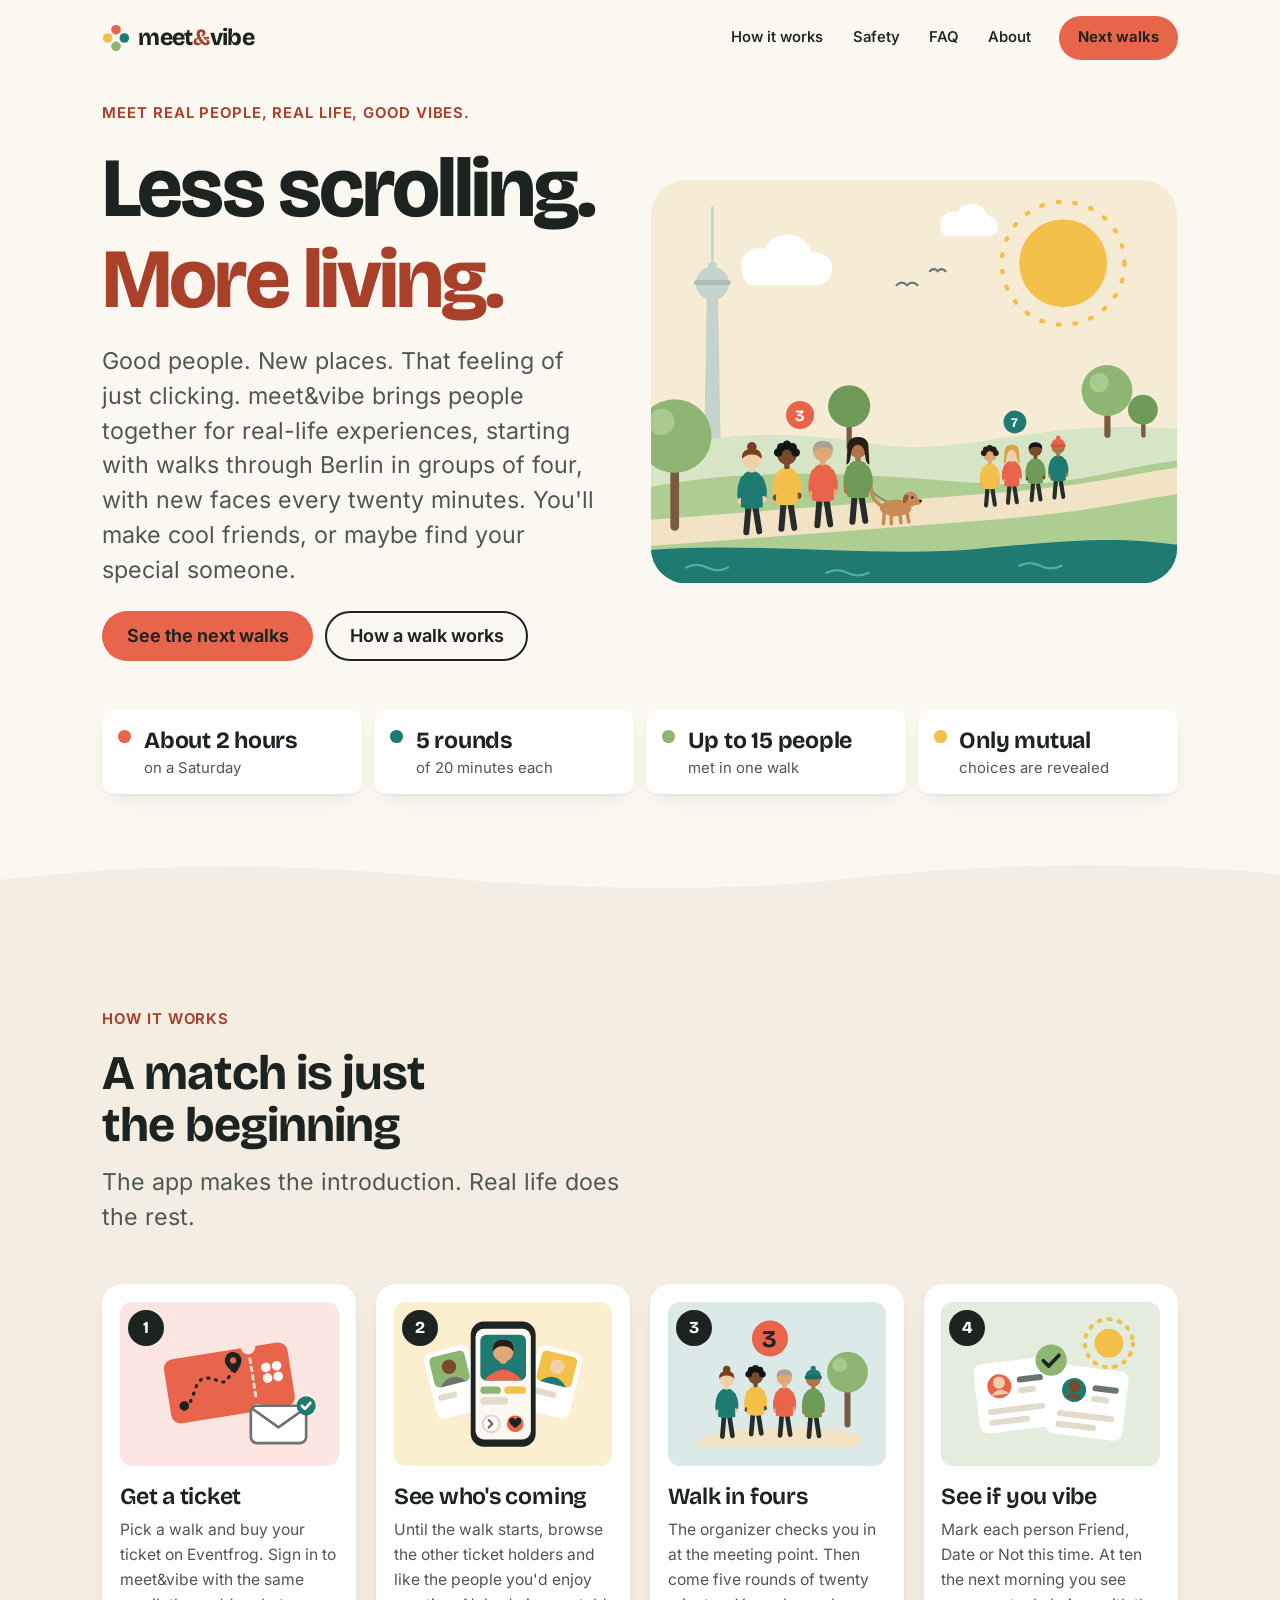
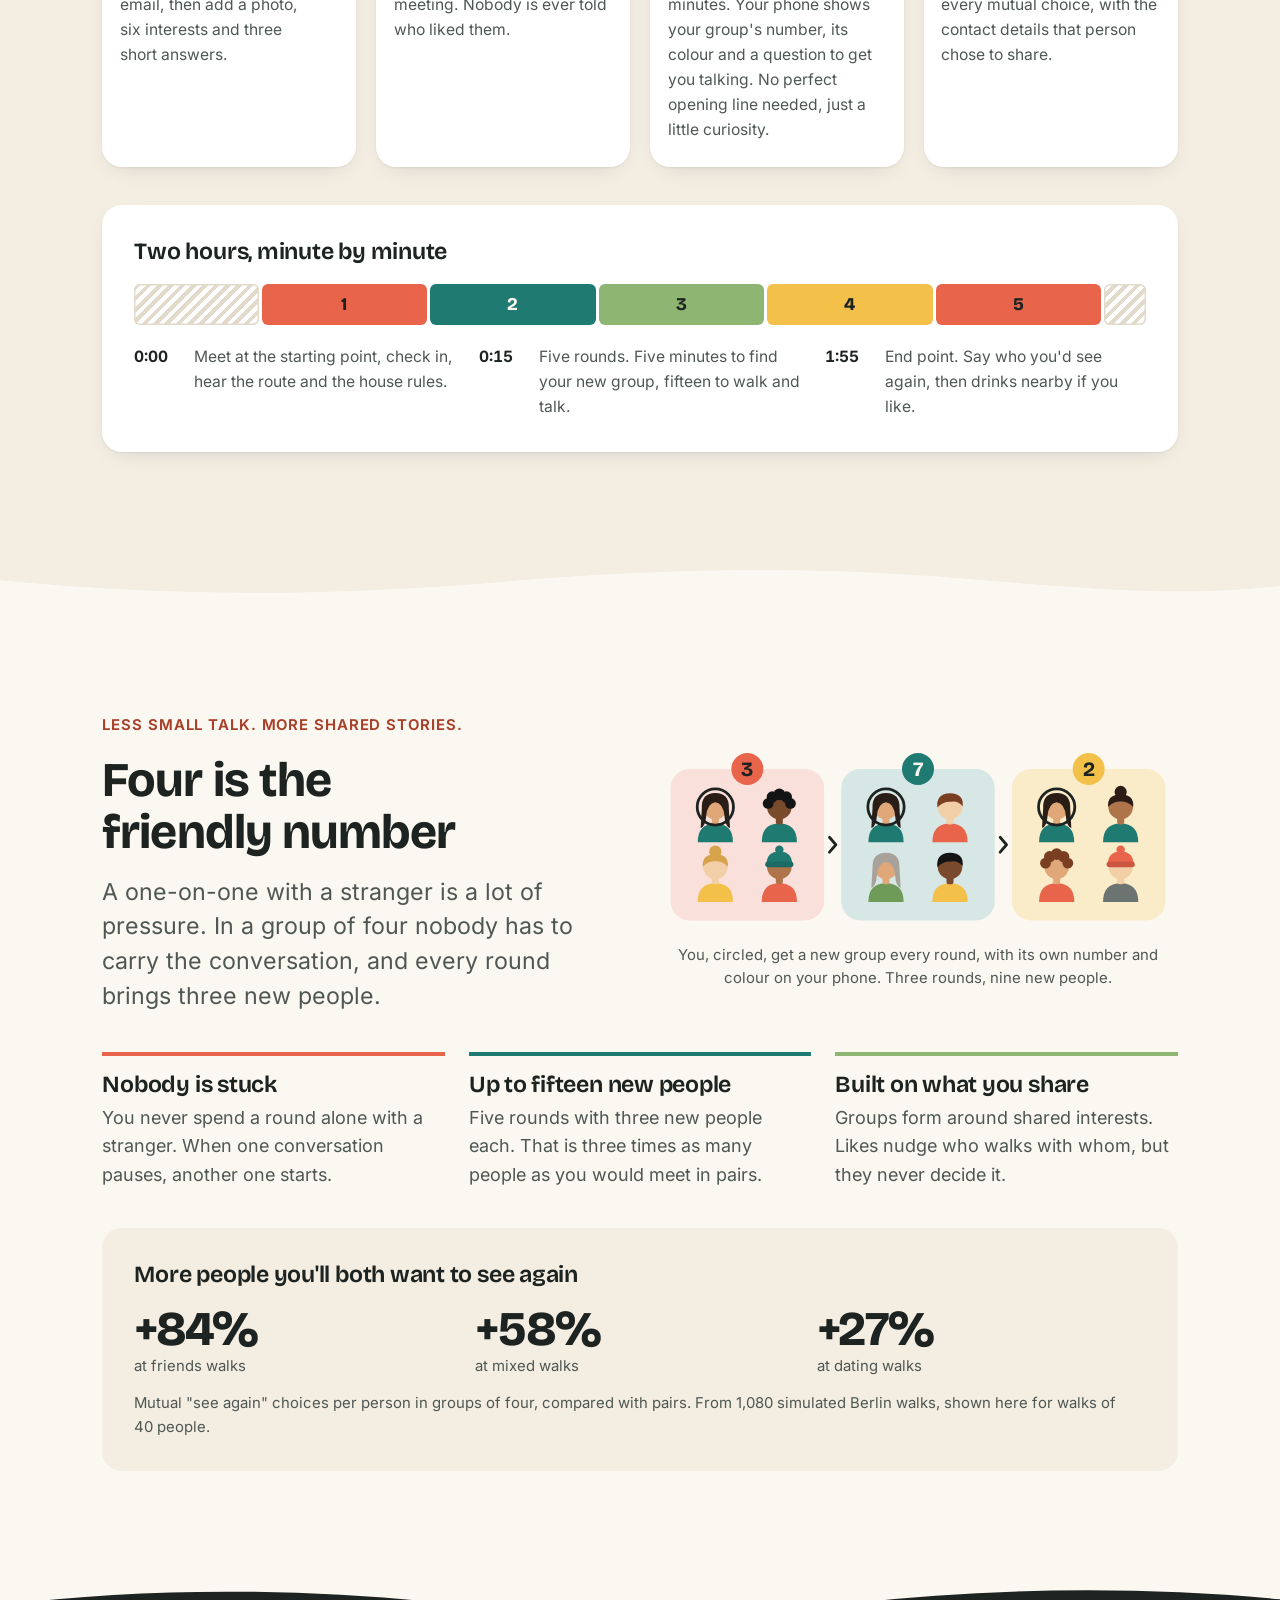
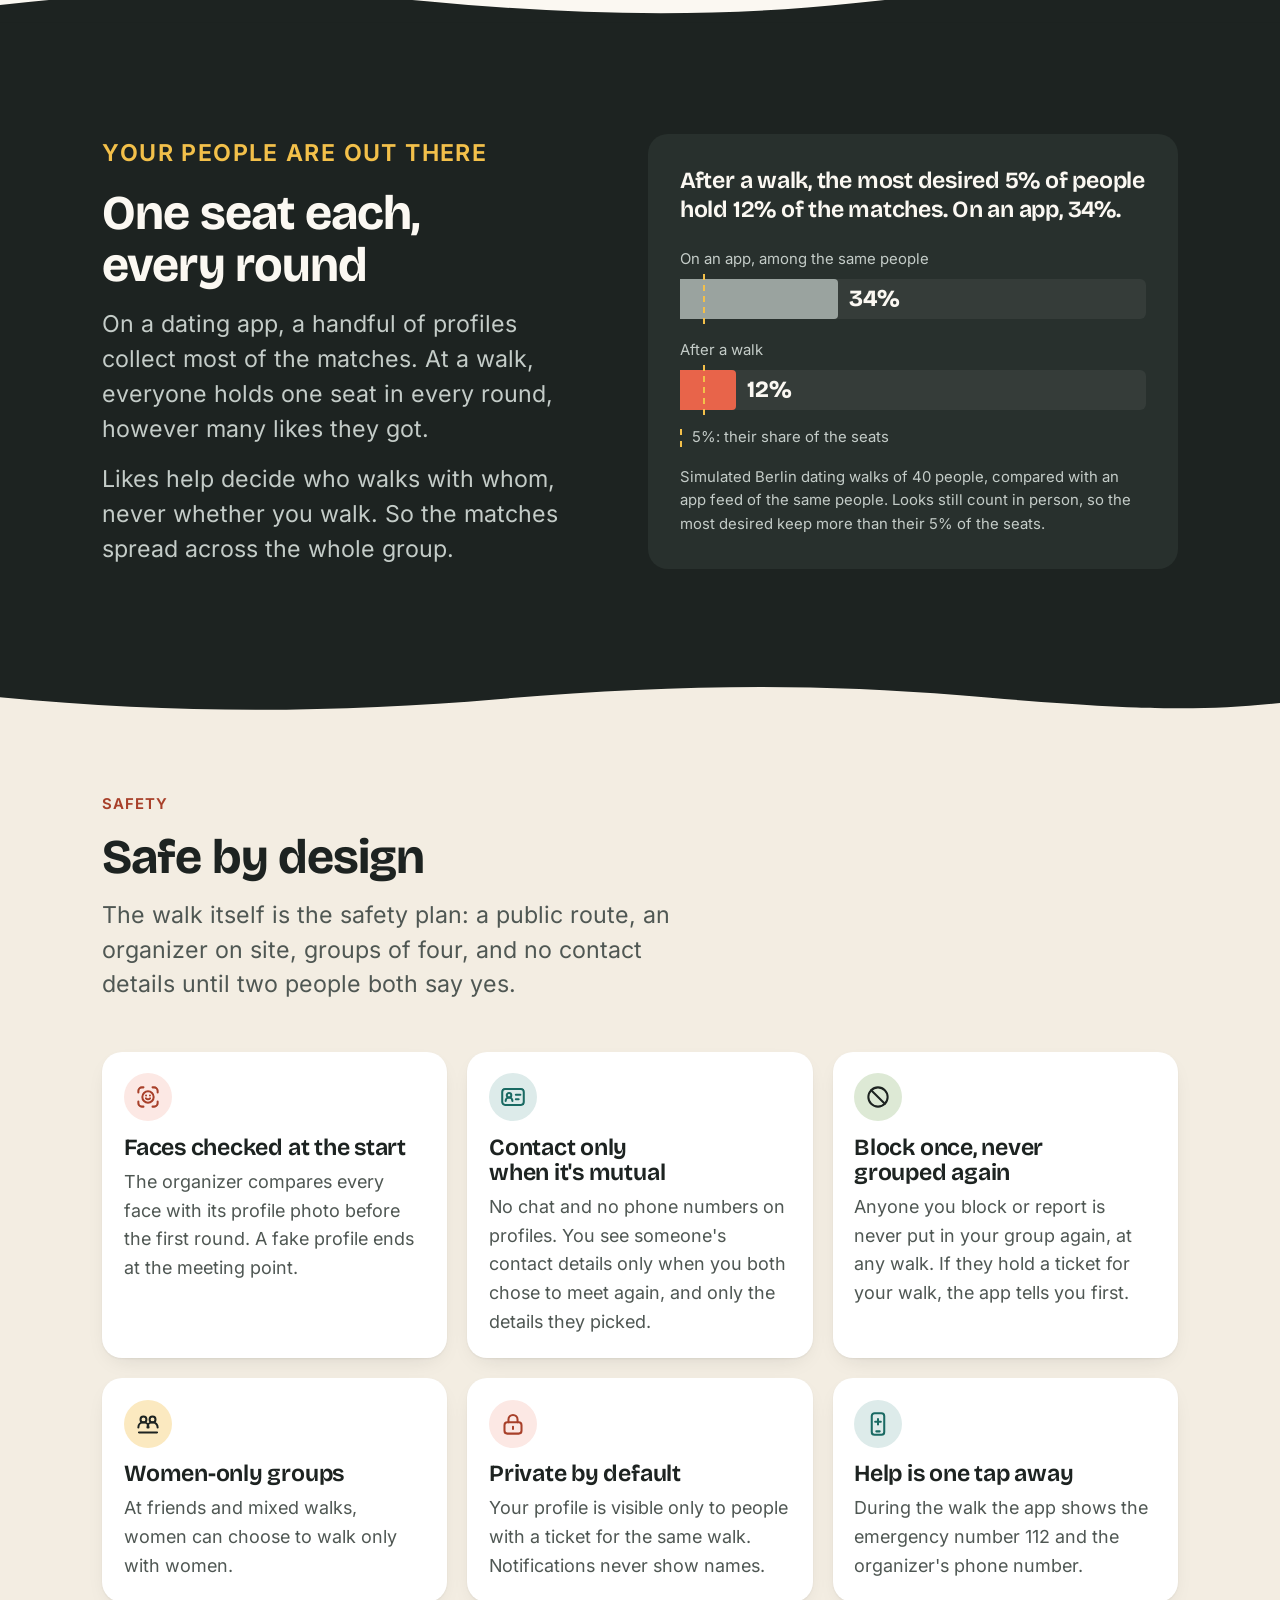
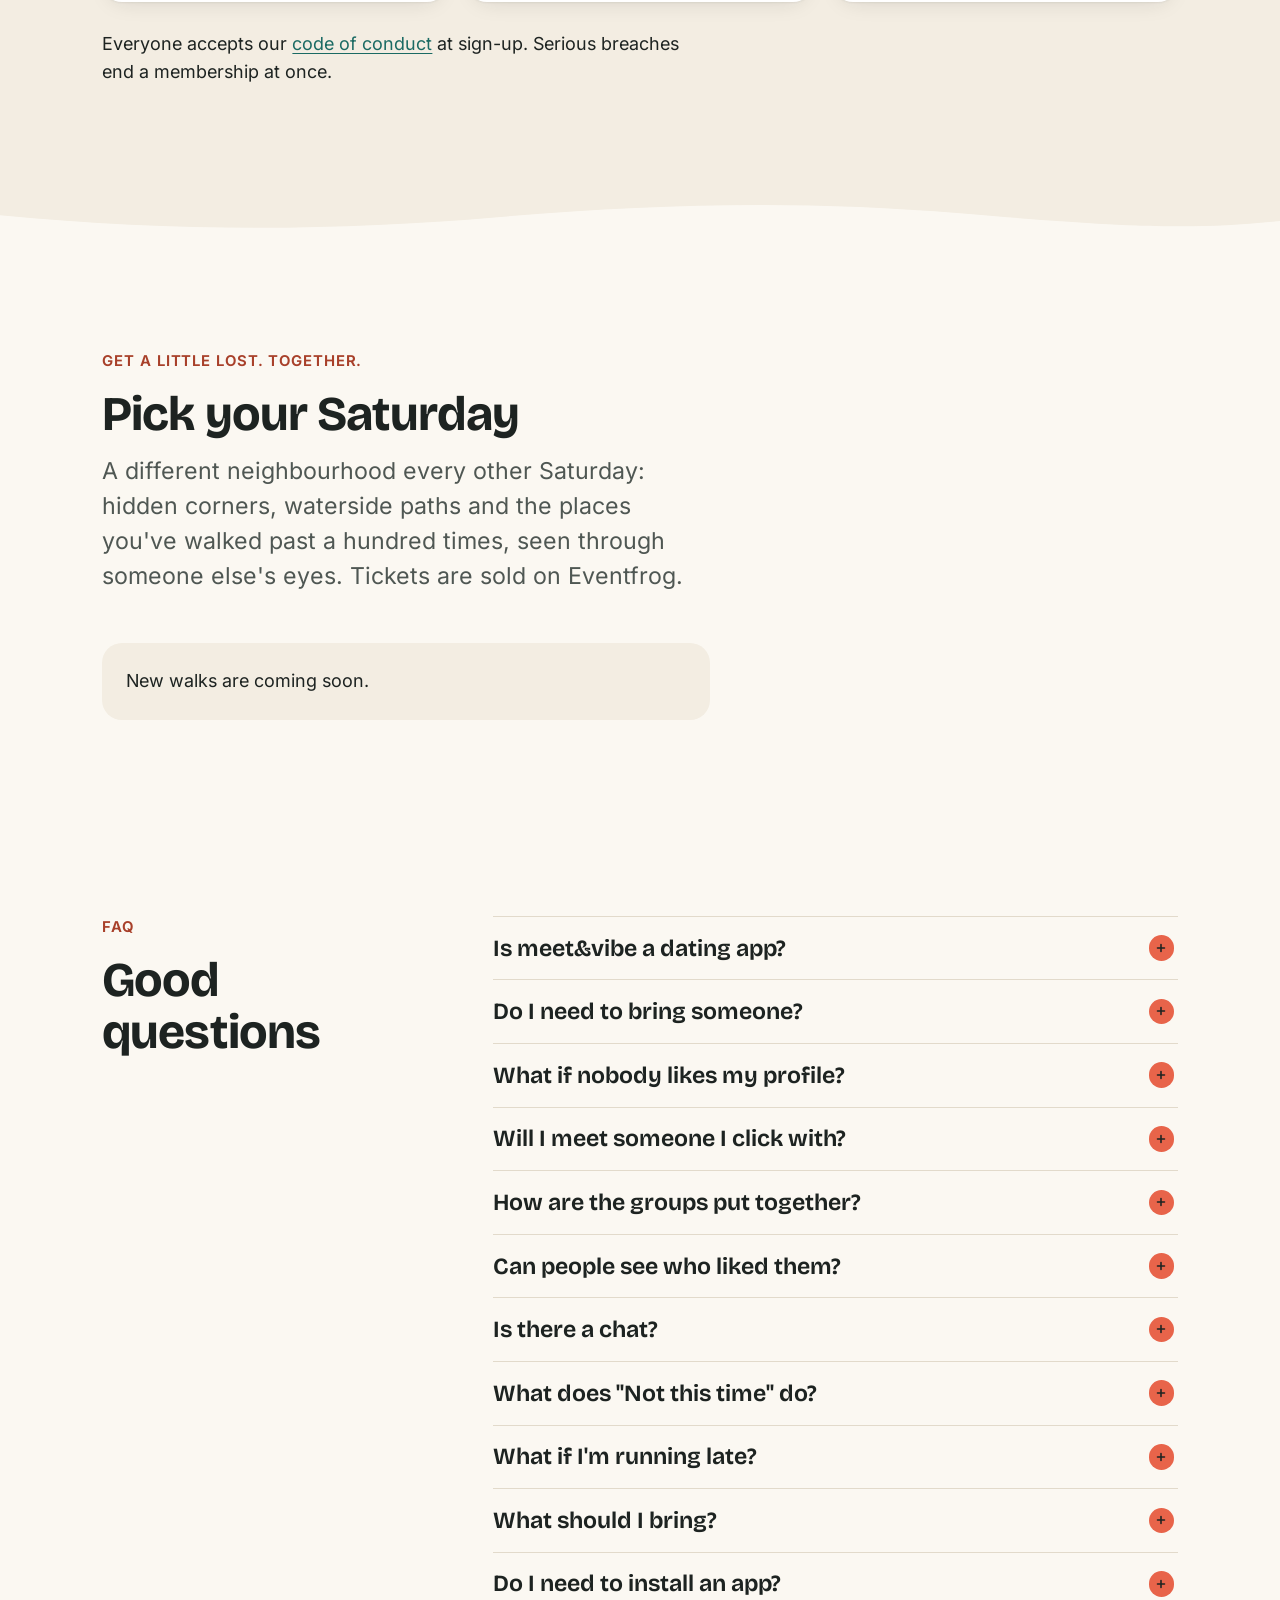
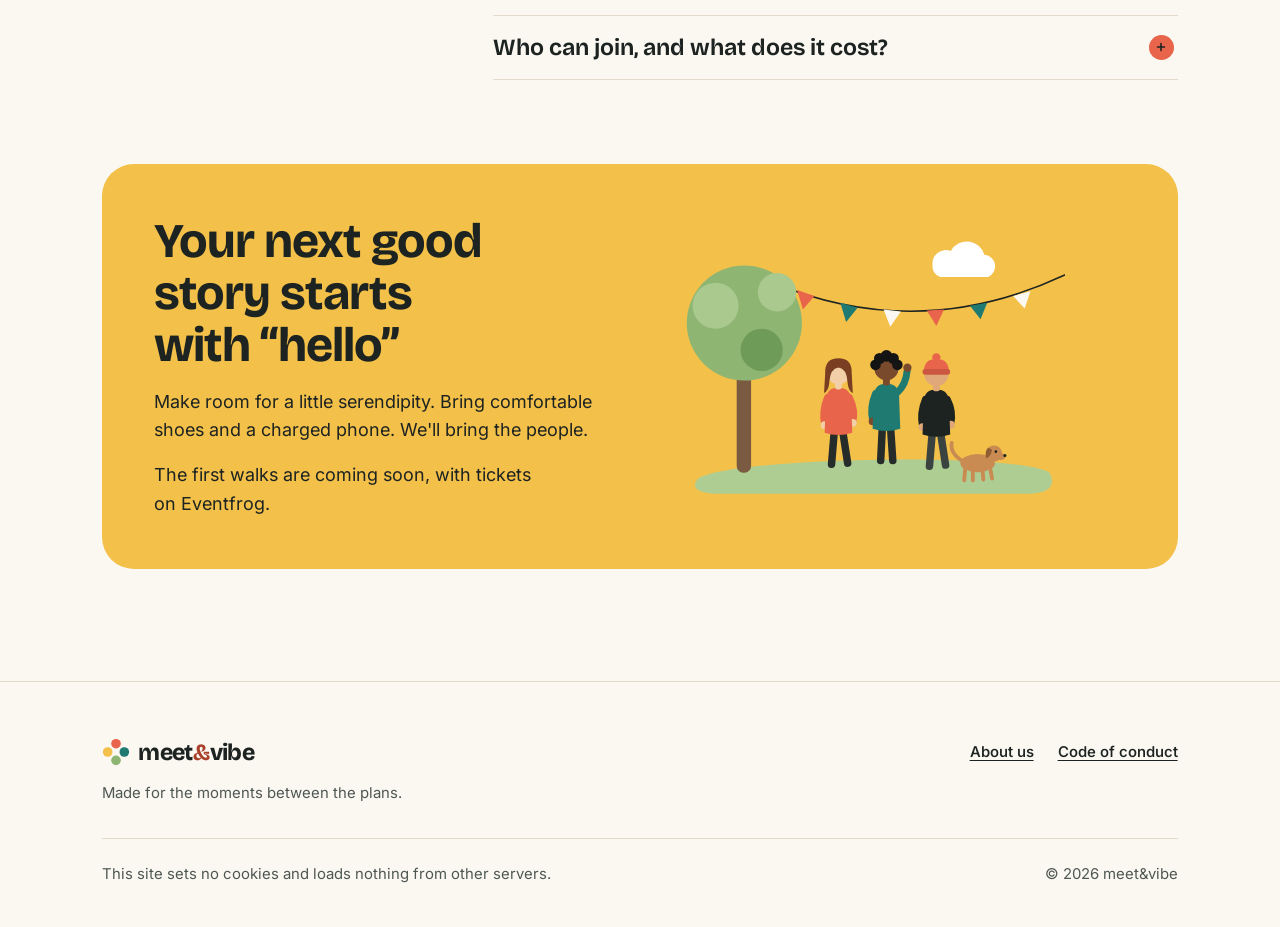
<file: index.html>
<!doctype html>
<html lang="en">
<head>
  <meta charset="utf-8">
  <meta name="viewport" content="width=device-width, initial-scale=1">
  <title>meet&amp;vibe: meet real people, real life, good vibes</title>
  <meta name="description" content="meet&amp;vibe brings people together for real-life experiences, starting with walks through Berlin in groups of four. Afterwards, only mutual choices to meet again are revealed.">
  <link rel="canonical" href="https://meetandvibe.com/">
  
  <meta name="color-scheme" content="light dark">
  <meta name="theme-color" content="#fbf8f2" media="(prefers-color-scheme: light)">
  <meta name="theme-color" content="#151a18" media="(prefers-color-scheme: dark)">
  <meta property="og:type" content="website">
  <meta property="og:site_name" content="meet&amp;vibe">
  <meta property="og:title" content="meet&amp;vibe: meet real people, real life, good vibes">
  <meta property="og:description" content="meet&amp;vibe brings people together for real-life experiences, starting with walks through Berlin in groups of four. Afterwards, only mutual choices to meet again are revealed.">
  <meta property="og:url" content="https://meetandvibe.com/">
  <link rel="icon" href="./favicon.svg" type="image/svg+xml">
  <link rel="stylesheet" href="./assets/site-SMSFI3ER.css">
  <link rel="preload" href="./assets/fonts/inter-latin-wght-normal.woff2" as="font" type="font/woff2" crossorigin>
  <link rel="preload" href="./assets/fonts/bricolage-grotesque-latin-opsz-normal.woff2" as="font" type="font/woff2" crossorigin>
  <script type="module" src="./assets/walks-REP6BSW5.js"></script>
</head>
<body class="page-home">
  <a class="skip-link" href="#main">Skip to content</a>
  <header class="site-header">
  <div class="container site-header__inner">
    <a class="brand" href="./" aria-label="meet&amp;vibe home"><svg class="mark" viewBox="0 0 32 32" aria-hidden="true" focusable="false"><circle cx="16" cy="6.5" r="5.5" class="f-coral"/><circle cx="25.5" cy="16" r="5.5" class="f-teal"/><circle cx="16" cy="25.5" r="5.5" class="f-linden"/><circle cx="6.5" cy="16" r="5.5" class="f-sun"/></svg><span class="brand__word">meet<span class="brand__amp">&amp;</span>vibe</span></a>
    <nav class="site-nav" aria-label="Main">
      <ul role="list">
        <li><a href="./#how">How it works</a></li>
        <li><a href="./#safety">Safety</a></li>
        <li><a href="./#faq">FAQ</a></li>
        <li><a href="./about/">About</a></li>
      </ul>
    </nav>
    <a class="button button--coral button--small site-header__cta" href="./#walks">Next walks</a>
  </div>
</header>
  <main id="main" tabindex="-1">
    <svg class="sprite" aria-hidden="true" focusable="false" width="0" height="0">
  <defs>
    <symbol id="mv-person" viewBox="0 0 40 100" overflow="visible">
      <path d="M16.5 66 L14 96" style="stroke: var(--legs, #262c2a)" stroke-width="6.5" stroke-linecap="round" fill="none"/>
      <path d="M23.5 66 L28 95" style="stroke: var(--legs, #262c2a)" stroke-width="6.5" stroke-linecap="round" fill="none"/>
      <path d="M10.5 38 Q5.5 50 8 61" style="stroke: var(--body)" stroke-width="6" stroke-linecap="round" fill="none"/>
      <path d="M29.5 38 Q35 49 32.5 59" style="stroke: var(--body)" stroke-width="6" stroke-linecap="round" fill="none"/>
      <circle cx="8" cy="62" r="3.4" style="fill: var(--skin)"/>
      <circle cx="32.5" cy="60" r="3.4" style="fill: var(--skin)"/>
      <path d="M9 41 Q9 29.5 20 29.5 Q31 29.5 31 41 L32 68.5 Q20 72.5 8 68.5 Z" style="fill: var(--body)"/>
      <rect x="17" y="24" width="6" height="7" rx="2" style="fill: var(--skin)"/>
      <circle cx="20" cy="16" r="10.5" style="fill: var(--skin)"/>
    </symbol>
    <symbol id="mv-person-wave" viewBox="0 0 40 100" overflow="visible">
      <path d="M16.5 66 L15 96" style="stroke: var(--legs, #262c2a)" stroke-width="6.5" stroke-linecap="round" fill="none"/>
      <path d="M23.5 66 L25.5 96" style="stroke: var(--legs, #262c2a)" stroke-width="6.5" stroke-linecap="round" fill="none"/>
      <path d="M10.5 38 Q5.5 50 8 61" style="stroke: var(--body)" stroke-width="6" stroke-linecap="round" fill="none"/>
      <path d="M29.5 37 Q37 30 38 18" style="stroke: var(--body)" stroke-width="6" stroke-linecap="round" fill="none"/>
      <circle cx="8" cy="62" r="3.4" style="fill: var(--skin)"/>
      <circle cx="38.2" cy="15.5" r="3.6" style="fill: var(--skin)"/>
      <path d="M9 41 Q9 29.5 20 29.5 Q31 29.5 31 41 L32 68.5 Q20 72.5 8 68.5 Z" style="fill: var(--body)"/>
      <rect x="17" y="24" width="6" height="7" rx="2" style="fill: var(--skin)"/>
      <circle cx="20" cy="16" r="10.5" style="fill: var(--skin)"/>
    </symbol>
    <symbol id="mv-bust" viewBox="0 0 40 100" overflow="visible">
      <path d="M5 46 Q5 30 20 30 Q35 30 35 46 Z" style="fill: var(--body)"/>
      <rect x="17" y="24" width="6" height="7" rx="2" style="fill: var(--skin)"/>
      <circle cx="20" cy="16" r="10.5" style="fill: var(--skin)"/>
    </symbol>
    <symbol id="mv-hair-short" viewBox="0 0 40 100" overflow="visible">
      <path d="M9.2 16.5 Q8 4.5 20 4.2 Q32 4.5 30.8 15.5 Q27 10.5 21 11.5 Q14 11 9.2 16.5 Z" style="fill: var(--hair)"/>
    </symbol>
    <symbol id="mv-hair-long" viewBox="0 0 40 100" overflow="visible">
      <path d="M8.5 17 Q8 4 20 4 Q32 4 31.5 17 L32.5 34 Q28.5 33 27.8 24 Q27 13 20 12 Q13 13 12.2 24 Q11.5 33 7.5 34 Z" style="fill: var(--hair)"/>
    </symbol>
    <symbol id="mv-hair-bun" viewBox="0 0 40 100" overflow="visible">
      <circle cx="20" cy="3.2" r="5.2" style="fill: var(--hair)"/>
      <path d="M9.3 16 Q8.5 5.5 20 5.2 Q31.5 5.5 30.7 16 Q26 11.2 20 11.4 Q14 11.2 9.3 16 Z" style="fill: var(--hair)"/>
    </symbol>
    <symbol id="mv-hair-curly" viewBox="0 0 40 100" overflow="visible">
      <g style="fill: var(--hair)">
        <circle cx="10.5" cy="13" r="4.6"/>
        <circle cx="14" cy="7.5" r="4.8"/>
        <circle cx="20" cy="5.2" r="5"/>
        <circle cx="26" cy="7.5" r="4.8"/>
        <circle cx="29.5" cy="13" r="4.6"/>
      </g>
    </symbol>
    <symbol id="mv-beanie" viewBox="0 0 40 100" overflow="visible">
      <path d="M9 14.5 Q9 3 20 3 Q31 3 31 14.5 Z" style="fill: var(--hat)"/>
      <rect x="8" y="11.5" width="24" height="5" rx="2.5" style="fill: var(--hat)"/>
      <rect x="8" y="11.5" width="24" height="5" rx="2.5" fill="#000" opacity=".12"/>
      <circle cx="20" cy="1.5" r="3.6" style="fill: var(--hat)"/>
    </symbol>
  </defs>
</svg>
<section class="hero" aria-labelledby="hero-title">
  <div class="container hero__inner">
    <div class="hero__text">
      <p class="kicker">Meet real people, real life, good vibes.</p>
      <h1 class="hero__title" id="hero-title">Less scrolling. <span class="hero__accent">More living.</span></h1>
      <p class="hero__lead">Good people. New places. That feeling of just clicking. meet&amp;vibe brings people together for real-life experiences, starting with walks through Berlin in groups of four, with new faces every twenty minutes. You'll make cool friends, or maybe find your special someone.</p>
      <div class="hero__actions">
        <a class="button button--coral" href="#walks">See the next walks</a>
        <a class="button button--ghost" href="#how">How a walk works</a>
      </div>
    </div>
    <div class="hero__art"><svg class="art art--hero" viewBox="0 0 600 460" aria-hidden="true" focusable="false">
  <defs><clipPath id="hero-frame"><rect width="600" height="460" rx="40"/></clipPath></defs>
  <g clip-path="url(#hero-frame)">
  <rect width="600" height="460" class="f-sky"/>
  <g class="il-sun-rays"><circle cx="470" cy="95" r="70" fill="none" class="s-sun" stroke-width="5" stroke-linecap="round" stroke-dasharray="2 17"/></g>
  <circle cx="470" cy="95" r="50" class="f-sun"/>
  <path class="il-cloud f-cloud" d="M104 104 a20 20 0 0 1 26 -25 a28 28 0 0 1 53 4 a19 19 0 0 1 9 37 h-78 a17 17 0 0 1 -10 -16 z"/>
  <path class="il-cloud il-cloud--slow f-cloud" d="M330 52 a14 14 0 0 1 19 -15 a19 19 0 0 1 35 4 a12 12 0 0 1 4 23 h-50 a11 11 0 0 1 -8 -12 z"/>
  <path d="M280 120 q6 -6 12 0 q6 -6 12 0 M318 104 q4.5 -4.5 9 0 q4.5 -4.5 9 0" fill="none" class="s-ink-soft" stroke-width="2.4" stroke-linecap="round"/>

  <g class="f-far">
    <rect x="68.6" y="30" width="2.8" height="72" rx="1.4"/>
    <rect x="65" y="94" width="10" height="10" rx="2"/>
    <circle cx="70" cy="118" r="19"/>
    <path d="M63.5 134 L76.5 134 L80 340 L60 340 Z"/>
  </g>
  <rect x="49" y="114" width="42" height="6" rx="3" class="f-far-band"/>

  <path class="f-hill-far" d="M0 312 C 90 282, 170 288, 262 302 S 452 270, 600 284 L600 460 L0 460 Z"/>
  <g>
    <rect x="223" y="268" width="6" height="40" rx="3" class="f-trunk"/>
    <circle cx="226" cy="258" r="24" class="f-tree-dark"/>
    <rect x="517" y="250" width="7" height="44" rx="3.5" class="f-trunk"/>
    <circle cx="520" cy="240" r="29" class="f-tree"/>
    <circle cx="511" cy="231" r="11" class="f-tree-light"/>
    <rect x="559" y="268" width="5" height="26" rx="2.5" class="f-trunk"/>
    <circle cx="561" cy="262" r="17" class="f-tree-dark"/>
  </g>

  <path class="f-hill" d="M0 350 C 120 326, 250 336, 362 345 S 522 330, 600 320 L600 460 L0 460 Z"/>
  <path d="M-20 404 C 120 394, 250 382, 380 373 S 560 346, 640 338" fill="none" class="s-path" stroke-width="30" stroke-linecap="round"/>
  <path class="f-river" d="M0 422 C 120 412, 260 432, 380 420 S 540 408, 600 416 L600 460 L0 460 Z"/>
  <path d="M40 442 q12 -6 24 0 t24 0 M200 448 q12 -6 24 0 t24 0 M420 440 q12 -6 24 0 t24 0" fill="none" class="s-river-light" stroke-width="2.6" stroke-linecap="round"/>

  <g>
    <rect x="22" y="300" width="10" height="100" rx="5" class="f-trunk"/>
    <circle cx="27" cy="292" r="42" class="f-tree"/>
    <circle cx="12" cy="276" r="15" class="f-tree-light"/>
  </g>

  <g class="il-group il-group--back">
    <circle cx="415" cy="276" r="13" class="f-teal"/>
    <text x="415" y="281.5" text-anchor="middle" class="il-badge-text" font-size="15">7</text>
    <g style="--body: var(--il-sun); --skin: #e0a878; --hair: #2a1d16"><use href="#mv-person" x="372" y="302" width="28.8" height="72"/><use href="#mv-hair-curly" x="372" y="302" width="28.8" height="72"/></g>
    <g style="--body: var(--il-coral); --skin: #f3cfa8; --hair: #d6a24a"><use href="#mv-person" x="397" y="299" width="28.8" height="72"/><use href="#mv-hair-long" x="397" y="299" width="28.8" height="72"/></g>
    <g style="--body: var(--il-linden-deep); --skin: #7a4a2c; --hair: #141414"><use href="#mv-person" x="424" y="296" width="28.8" height="72"/><use href="#mv-hair-short" x="424" y="296" width="28.8" height="72"/></g>
    <g style="--body: var(--il-teal); --skin: #b0744a; --hat: var(--il-coral)"><use href="#mv-person" x="450" y="293" width="28.8" height="72"/><use href="#mv-beanie" x="450" y="293" width="28.8" height="72"/></g>
  </g>

  <g class="il-group il-group--front">
    <circle cx="170" cy="268" r="16" class="f-coral"/>
    <text x="170" y="274.5" text-anchor="middle" class="il-badge-text" font-size="18">3</text>
    <g style="--body: var(--il-teal); --skin: #f3cfa8; --hair: #7a3f22"><use href="#mv-person" x="94" y="301" width="42" height="105"/><use href="#mv-hair-bun" x="94" y="301" width="42" height="105"/></g>
    <g style="--body: var(--il-sun); --skin: #7a4a2c; --hair: #141414"><use href="#mv-person" x="134" y="297" width="42" height="105"/><use href="#mv-hair-curly" x="134" y="297" width="42" height="105"/></g>
    <g style="--body: var(--il-coral); --skin: #e0a878; --hair: #a9a29a"><use href="#mv-person" x="175" y="293" width="42" height="105"/><use href="#mv-hair-short" x="175" y="293" width="42" height="105"/></g>
    <g style="--body: var(--il-linden-deep); --skin: #b0744a; --hair: #2a1d16"><use href="#mv-person" x="215" y="289" width="42" height="105"/><use href="#mv-hair-long" x="215" y="289" width="42" height="105"/></g>
    <path d="M249 352 Q268 372 286 368" fill="none" class="s-ink-soft" stroke-width="1.6"/>
    <g class="il-dog">
      <path d="M262 371 q-12 -8 -10 -18" fill="none" class="s-dog il-dog-tail" stroke-width="4" stroke-linecap="round"/>
      <path d="M266 380 L265 392 M274 381 L274 392 M284 381 L285 391 M292 379 L294 390" class="s-dog" stroke-width="4" stroke-linecap="round"/>
      <ellipse cx="279" cy="374" rx="18" ry="9.5" class="f-dog"/>
      <circle cx="296" cy="364" r="8.5" class="f-dog"/>
      <ellipse cx="303" cy="367" rx="5" ry="3.6" class="f-dog"/>
      <path d="M290 358 q-4 4 -2 11 q5 -2 6 -9 z" class="f-dog-dark"/>
      <circle cx="298" cy="362" r="1.4" class="f-ink"/>
      <circle cx="307.4" cy="366" r="1.6" class="f-ink"/>
    </g>
  </g>
  </g>
</svg></div>
  </div>
  <div class="container">
    <ul class="facts" role="list">
      <li><strong>About 2 hours</strong> on a Saturday</li>
      <li><strong>5 rounds</strong> of 20 minutes each</li>
      <li><strong>Up to 15 people</strong> met in one walk</li>
      <li><strong>Only mutual</strong> choices are revealed</li>
    </ul>
  </div>
</section>

<section class="section section--sand" id="how" aria-labelledby="how-title">
  <svg class="wave wave--top" viewBox="0 0 1440 40" preserveAspectRatio="none" aria-hidden="true" focusable="false"><path d="M0 40 V22 C 160 4, 320 4, 480 18 S 800 36, 960 20 S 1280 2, 1440 16 V40 Z"/></svg>
  <div class="container">
    <header class="section__head">
      <p class="kicker">How it works</p>
      <h2 id="how-title">A match is just the beginning</h2>
      <p class="lead">The app makes the introduction. Real life does the rest.</p>
    </header>
    <ol class="steps" role="list">
      <li class="step">
        <div class="step__art"><svg class="art art--step" viewBox="0 0 160 120" aria-hidden="true" focusable="false">
  <g transform="rotate(-9 80 58)">
    <path class="f-coral" d="M36 32 H94 A6 6 0 0 0 106 32 H124 A8 8 0 0 1 132 40 V78 A8 8 0 0 1 124 86 H106 A6 6 0 0 0 94 86 H36 A8 8 0 0 1 28 78 V40 A8 8 0 0 1 36 32 Z"/>
    <path d="M100 42 V76" class="s-card-line" stroke-width="2.5" stroke-dasharray="3 4" stroke-linecap="round"/>
    <path d="M40 72 C 50 72, 50 50, 62 52 S 74 66, 86 46" fill="none" class="s-ink" stroke-width="2.6" stroke-dasharray="1 5.5" stroke-linecap="round"/>
    <circle cx="40" cy="72" r="4" class="f-ink"/>
    <path d="M86 34 a7 7 0 0 1 7 7 c0 5 -7 11 -7 11 s-7 -6 -7 -11 a7 7 0 0 1 7 -7 z" class="f-ink"/>
    <circle cx="86" cy="41" r="2.6" class="f-coral"/>
    <circle cx="112" cy="51" r="4" class="f-paper"/>
    <circle cx="121" cy="51" r="4" class="f-paper"/>
    <circle cx="112" cy="60" r="4" class="f-paper"/>
    <circle cx="121" cy="60" r="4" class="f-paper"/>
  </g>
  <g class="il-bob">
    <rect x="98" y="78" width="46" height="31" rx="5" class="f-card"/>
    <path d="M100 81 L121 96 L142 81" fill="none" class="s-ink-soft" stroke-width="2.2" stroke-linejoin="round" stroke-linecap="round"/>
    <rect x="98" y="78" width="46" height="31" rx="5" fill="none" class="s-ink-soft" stroke-width="2.2"/>
    <circle cx="144" cy="78" r="8" class="f-teal"/>
    <path d="M140.5 78 l2.5 2.5 l4.5 -5" fill="none" stroke="#fbf8f2" stroke-width="2.2" stroke-linecap="round" stroke-linejoin="round"/>
  </g>
</svg></div>
        <p class="step__num" aria-hidden="true">1</p>
        <h3>Get a ticket</h3>
        <p>Pick a walk and buy your ticket on Eventfrog. Sign in to meet&amp;vibe with the same email, then add a photo, six interests and three short answers.</p>
      </li>
      <li class="step">
        <div class="step__art"><svg class="art art--step" viewBox="0 0 160 120" aria-hidden="true" focusable="false">
  <g transform="rotate(-14 40 70)">
    <rect x="22" y="30" width="38" height="56" rx="6" class="f-card"/>
    <rect x="26" y="34" width="30" height="26" rx="4" class="f-linden"/>
    <circle cx="41" cy="45" r="6" fill="#7a4a2c"/>
    <path d="M30 60 q11 -12 22 0 z" class="f-ink-soft"/>
    <rect x="26" y="66" width="16" height="5" rx="2.5" class="f-card-line"/>
  </g>
  <g transform="rotate(14 120 70)">
    <rect x="100" y="30" width="38" height="56" rx="6" class="f-card"/>
    <rect x="104" y="34" width="30" height="26" rx="4" class="f-sun"/>
    <circle cx="119" cy="45" r="6" fill="#f3cfa8"/>
    <path d="M108 60 q11 -12 22 0 z" class="f-teal"/>
    <rect x="104" y="66" width="20" height="5" rx="2.5" class="f-card-line"/>
  </g>
  <rect x="53" y="8" width="54" height="104" rx="11" class="f-ink"/>
  <rect x="57" y="14" width="46" height="92" rx="7" class="f-screen"/>
  <rect x="61" y="19" width="38" height="38" rx="5" class="f-teal"/>
  <path d="M64 57 q16 -18 32 0 z" class="f-coral"/>
  <rect x="77" y="36" width="6" height="7" rx="2" fill="#e0a878"/>
  <circle cx="80" cy="33" r="8.5" fill="#e0a878"/>
  <path d="M71.5 33 q-1 -10 8.5 -10 q9.5 0 8.5 10 q-3 -5 -8.5 -4.5 q-5.5 -0.5 -8.5 4.5 z" fill="#2a1d16"/>
  <rect x="61" y="62" width="17" height="6" rx="3" class="f-linden"/>
  <rect x="81" y="62" width="18" height="6" rx="3" class="f-sun"/>
  <rect x="61" y="71" width="23" height="6" rx="3" class="f-card-line"/>
  <circle cx="70" cy="93" r="7" class="f-card"/>
  <circle cx="70" cy="93" r="7" fill="none" class="s-card-line" stroke-width="2"/>
  <path d="M68 90 l3 3 l-3 3" fill="none" class="s-ink-soft" stroke-width="2" stroke-linecap="round" stroke-linejoin="round"/>
  <circle cx="90" cy="93" r="7" class="f-coral"/>
  <path d="M90 96.5 c-3 -2 -5 -3.6 -5 -5.6 a2.4 2.4 0 0 1 5 -0.8 a2.4 2.4 0 0 1 5 0.8 c0 2 -2 3.6 -5 5.6 z" fill="#1d2321"/>
</svg></div>
        <p class="step__num" aria-hidden="true">2</p>
        <h3>See who's coming</h3>
        <p>Until the walk starts, browse the other ticket holders and like the people you'd enjoy meeting. Nobody is ever told who liked them.</p>
      </li>
      <li class="step">
        <div class="step__art"><svg class="art art--step" viewBox="0 0 160 120" aria-hidden="true" focusable="false">
  <path d="M14 106 C 32 94, 128 92, 148 102 Q 154 112 142 112 L 22 112 Q 8 112 14 106 Z" class="f-path"/>
  <rect x="136" y="56" width="5" height="40" rx="2.5" class="f-trunk"/>
  <circle cx="138.5" cy="50" r="17" class="f-tree"/>
  <circle cx="132" cy="44" r="6" class="f-tree-light"/>
  <g style="--body: var(--il-teal); --skin: #f3cfa8; --hair: #7a3f22"><use href="#mv-person" x="26" y="46" width="24" height="60"/><use href="#mv-hair-bun" x="26" y="46" width="24" height="60"/></g>
  <g style="--body: var(--il-sun); --skin: #7a4a2c; --hair: #141414"><use href="#mv-person" x="50" y="44" width="24" height="60"/><use href="#mv-hair-curly" x="50" y="44" width="24" height="60"/></g>
  <g style="--body: var(--il-coral); --skin: #e0a878; --hair: #a9a29a"><use href="#mv-person" x="74" y="45" width="24" height="60"/><use href="#mv-hair-short" x="74" y="45" width="24" height="60"/></g>
  <g style="--body: var(--il-linden-deep); --skin: #b0744a; --hat: var(--il-teal)"><use href="#mv-person" x="98" y="46" width="24" height="60"/><use href="#mv-beanie" x="98" y="46" width="24" height="60"/></g>
  <g class="il-bob">
    <circle cx="74" cy="22" r="15" class="f-coral"/>
    <text x="74" y="29" text-anchor="middle" class="il-badge-text il-badge-text--ink" font-size="20">3</text>
  </g>
</svg></div>
        <p class="step__num" aria-hidden="true">3</p>
        <h3>Walk in fours</h3>
        <p>The organizer checks you in at the meeting point. Then come five rounds of twenty minutes. Your phone shows your group's number, its colour and a question to get you talking. No perfect opening line needed, just a little curiosity.</p>
      </li>
      <li class="step">
        <div class="step__art"><svg class="art art--step" viewBox="0 0 160 120" aria-hidden="true" focusable="false">
  <g class="il-sun-rays"><circle cx="128" cy="26" r="20" fill="none" class="s-sun" stroke-width="3.5" stroke-linecap="round" stroke-dasharray="1.5 7"/></g>
  <circle cx="128" cy="26" r="12" class="f-sun"/>
  <g transform="rotate(-7 52 70)">
    <rect x="18" y="40" width="64" height="58" rx="7" class="f-card"/>
    <circle cx="38" cy="60" r="10" class="f-coral"/>
    <circle cx="38" cy="57" r="5" fill="#f3cfa8"/>
    <path d="M30.5 67 q7.5 -8 15 0" fill="#f3cfa8"/>
    <rect x="53" y="54" width="22" height="5" rx="2.5" class="f-ink-soft"/>
    <rect x="53" y="63" width="15" height="5" rx="2.5" class="f-card-line"/>
    <rect x="26" y="78" width="48" height="5" rx="2.5" class="f-card-line"/>
    <rect x="26" y="87" width="34" height="5" rx="2.5" class="f-card-line"/>
  </g>
  <g transform="rotate(7 108 74)">
    <rect x="78" y="46" width="64" height="58" rx="7" class="f-card"/>
    <circle cx="98" cy="66" r="10" class="f-teal"/>
    <circle cx="98" cy="63" r="5" fill="#7a4a2c"/>
    <path d="M90.5 73 q7.5 -8 15 0" fill="#7a4a2c"/>
    <rect x="113" y="60" width="22" height="5" rx="2.5" class="f-ink-soft"/>
    <rect x="113" y="69" width="15" height="5" rx="2.5" class="f-card-line"/>
    <rect x="86" y="84" width="48" height="5" rx="2.5" class="f-card-line"/>
    <rect x="86" y="93" width="34" height="5" rx="2.5" class="f-card-line"/>
  </g>
  <g class="il-bob">
    <circle cx="80" cy="40" r="13" class="f-linden"/>
    <path d="M73.5 40.5 l4.5 4.5 l8.5 -9" fill="none" stroke="#1d2321" stroke-width="3" stroke-linecap="round" stroke-linejoin="round"/>
  </g>
</svg></div>
        <p class="step__num" aria-hidden="true">4</p>
        <h3>See if you vibe</h3>
        <p>Mark each person Friend, Date or Not this time. At ten the next morning you see every mutual choice, with the contact details that person chose to share.</p>
      </li>
    </ol>

    <figure class="timeline">
      <figcaption class="figure-title">Two hours, minute by minute</figcaption>
      <div class="timeline__bar" aria-hidden="true">
        <span class="timeline__seg timeline__seg--arrive" style="--minutes: 15"></span>
        <span class="timeline__seg timeline__seg--r1" style="--minutes: 20">1</span>
        <span class="timeline__seg timeline__seg--r2" style="--minutes: 20">2</span>
        <span class="timeline__seg timeline__seg--r3" style="--minutes: 20">3</span>
        <span class="timeline__seg timeline__seg--r4" style="--minutes: 20">4</span>
        <span class="timeline__seg timeline__seg--r5" style="--minutes: 20">5</span>
        <span class="timeline__seg timeline__seg--end" style="--minutes: 5"></span>
      </div>
      <ol class="timeline__legend" role="list">
        <li><time>0:00</time><span>Meet at the starting point, check in, hear the route and the house rules.</span></li>
        <li><time>0:15</time><span>Five rounds. Five minutes to find your new group, fifteen to walk and talk.</span></li>
        <li><time>1:55</time><span>End point. Say who you'd see again, then drinks nearby if you like.</span></li>
      </ol>
    </figure>
  </div>
  <svg class="wave wave--bottom" viewBox="0 0 1440 40" preserveAspectRatio="none" aria-hidden="true" focusable="false"><path d="M0 0 V18 C 200 36, 380 34, 560 20 S 900 2, 1080 16 S 1340 34, 1440 24 V0 Z"/></svg>
</section>

<section class="section" id="fours" aria-labelledby="fours-title">
  <div class="container fours">
    <div class="fours__text">
      <p class="kicker">Less small talk. More shared stories.</p>
      <h2 id="fours-title">Four is the friendly number</h2>
      <p class="lead">A one-on-one with a stranger is a lot of pressure. In a group of four nobody has to carry the conversation, and every round brings three new people.</p>
    </div>
    <figure class="fours__art">
      <svg class="art art--fours" viewBox="0 0 480 180" aria-hidden="true" focusable="false">
  <g style="--you-body: var(--il-teal); --you-skin: #e0a878; --you-hair: #2a1d16">
    <rect x="8" y="30" width="144" height="142" rx="18" class="f-tint-coral"/>
    <rect x="168" y="30" width="144" height="142" rx="18" class="f-tint-teal"/>
    <rect x="328" y="30" width="144" height="142" rx="18" class="f-tint-sun"/>

    <path d="M157 94 l6 7 l-6 7 M317 94 l6 7 l-6 7" fill="none" class="s-text" stroke-width="2.6" stroke-linecap="round" stroke-linejoin="round"/>

    <g>
      <g style="--body: var(--you-body); --skin: var(--you-skin); --hair: var(--you-hair)"><use href="#mv-bust" x="28" y="48" width="44" height="110"/><use href="#mv-hair-long" x="28" y="48" width="44" height="110"/></g>
      <circle cx="50" cy="65.6" r="17" fill="none" class="s-text" stroke-width="2.6"/>
      <g style="--body: var(--il-teal); --skin: #7a4a2c; --hair: #141414"><use href="#mv-bust" x="88" y="48" width="44" height="110"/><use href="#mv-hair-curly" x="88" y="48" width="44" height="110"/></g>
      <g style="--body: var(--il-sun); --skin: #f3cfa8; --hair: #d6a24a"><use href="#mv-bust" x="28" y="104" width="44" height="110"/><use href="#mv-hair-bun" x="28" y="104" width="44" height="110"/></g>
      <g style="--body: var(--il-coral); --skin: #b0744a; --hat: var(--il-teal)"><use href="#mv-bust" x="88" y="104" width="44" height="110"/><use href="#mv-beanie" x="88" y="104" width="44" height="110"/></g>
      <circle cx="80" cy="30" r="15" class="f-coral"/>
      <text x="80" y="37" text-anchor="middle" class="il-badge-text il-badge-text--ink" font-size="19">3</text>
    </g>

    <g>
      <g style="--body: var(--you-body); --skin: var(--you-skin); --hair: var(--you-hair)"><use href="#mv-bust" x="188" y="48" width="44" height="110"/><use href="#mv-hair-long" x="188" y="48" width="44" height="110"/></g>
      <circle cx="210" cy="65.6" r="17" fill="none" class="s-text" stroke-width="2.6"/>
      <g style="--body: var(--il-coral); --skin: #f3cfa8; --hair: #7a3f22"><use href="#mv-bust" x="248" y="48" width="44" height="110"/><use href="#mv-hair-short" x="248" y="48" width="44" height="110"/></g>
      <g style="--body: var(--il-linden-deep); --skin: #e0a878; --hair: #a9a29a"><use href="#mv-bust" x="188" y="104" width="44" height="110"/><use href="#mv-hair-long" x="188" y="104" width="44" height="110"/></g>
      <g style="--body: var(--il-sun); --skin: #7a4a2c; --hair: #141414"><use href="#mv-bust" x="248" y="104" width="44" height="110"/><use href="#mv-hair-short" x="248" y="104" width="44" height="110"/></g>
      <circle cx="240" cy="30" r="15" class="f-teal"/>
      <text x="240" y="37" text-anchor="middle" class="il-badge-text" font-size="19">7</text>
    </g>

    <g>
      <g style="--body: var(--you-body); --skin: var(--you-skin); --hair: var(--you-hair)"><use href="#mv-bust" x="348" y="48" width="44" height="110"/><use href="#mv-hair-long" x="348" y="48" width="44" height="110"/></g>
      <circle cx="370" cy="65.6" r="17" fill="none" class="s-text" stroke-width="2.6"/>
      <g style="--body: var(--il-teal); --skin: #b0744a; --hair: #2a1d16"><use href="#mv-bust" x="408" y="48" width="44" height="110"/><use href="#mv-hair-bun" x="408" y="48" width="44" height="110"/></g>
      <g style="--body: var(--il-coral); --skin: #e0a878; --hair: #7a3f22"><use href="#mv-bust" x="348" y="104" width="44" height="110"/><use href="#mv-hair-curly" x="348" y="104" width="44" height="110"/></g>
      <g style="--body: var(--il-ink-soft); --skin: #f3cfa8; --hat: var(--il-coral)"><use href="#mv-bust" x="408" y="104" width="44" height="110"/><use href="#mv-beanie" x="408" y="104" width="44" height="110"/></g>
      <circle cx="400" cy="30" r="15" class="f-sun"/>
      <text x="400" y="37" text-anchor="middle" class="il-badge-text il-badge-text--ink" font-size="19">2</text>
    </g>
  </g>
</svg>
      <figcaption>You, circled, get a new group every round, with its own number and colour on your phone. Three rounds, nine new people.</figcaption>
    </figure>
    <ul class="reasons" role="list">
      <li>
        <h3>Nobody is stuck</h3>
        <p>You never spend a round alone with a stranger. When one conversation pauses, another one starts.</p>
      </li>
      <li>
        <h3>Up to fifteen new people</h3>
        <p>Five rounds with three new people each. That is three times as many people as you would meet in pairs.</p>
      </li>
      <li>
        <h3>Built on what you share</h3>
        <p>Groups form around shared interests. Likes nudge who walks with whom, but they never decide it.</p>
      </li>
    </ul>
    <figure class="stats">
      <figcaption class="figure-title">More people you'll both want to see again</figcaption>
      <ul class="stats__list" role="list">
        <li><strong>+84%</strong> at friends walks</li>
        <li><strong>+58%</strong> at mixed walks</li>
        <li><strong>+27%</strong> at dating walks</li>
      </ul>
      <p class="figure-note">Mutual "see again" choices per person in groups of four, compared with pairs. From 1,080 simulated Berlin walks, shown here for walks of 40 people.</p>
    </figure>
  </div>
</section>

<section class="section section--ink" id="seats" aria-labelledby="seats-title">
  <svg class="wave wave--top" viewBox="0 0 1440 40" preserveAspectRatio="none" aria-hidden="true" focusable="false"><path d="M0 40 V22 C 160 4, 320 4, 480 18 S 800 36, 960 20 S 1280 2, 1440 16 V40 Z"/></svg>
  <div class="container seats">
    <div class="seats__text">
      <p class="kicker">Your people are out there</p>
      <h2 id="seats-title">One seat each, every round</h2>
      <p>On a dating app, a handful of profiles collect most of the matches. At a walk, everyone holds one seat in every round, however many likes they got.</p>
      <p>Likes help decide who walks with whom, never whether you walk. So the matches spread across the whole group.</p>
    </div>
    <figure class="seats__figure">
      <figcaption class="figure-title">After a walk, the most desired 5% of people hold 12% of the matches. On an app, 34%.</figcaption>
      <div class="seat-chart" style="--seats: 5%">
  <ul class="seat-chart__rows" role="list">
  <li class="seat-chart__row seat-chart__row--muted">
    <span class="seat-chart__label">On an app, among the same people</span>
    <span class="seat-chart__track"><span class="seat-chart__bar" style="--share: 34%"></span><span class="seat-chart__value">34%</span></span>
  </li>
  <li class="seat-chart__row seat-chart__row--accent">
    <span class="seat-chart__label">After a walk</span>
    <span class="seat-chart__track"><span class="seat-chart__bar" style="--share: 12%"></span><span class="seat-chart__value">12%</span></span>
  </li>
  </ul>
  <p class="seat-chart__key"><span class="seat-chart__tick" aria-hidden="true"></span>5%: their share of the seats</p>
</div>
      <p class="figure-note">Simulated Berlin dating walks of 40 people, compared with an app feed of the same people. Looks still count in person, so the most desired keep more than their 5% of the seats.</p>
    </figure>
  </div>
  <svg class="wave wave--bottom" viewBox="0 0 1440 40" preserveAspectRatio="none" aria-hidden="true" focusable="false"><path d="M0 0 V18 C 200 36, 380 34, 560 20 S 900 2, 1080 16 S 1340 34, 1440 24 V0 Z"/></svg>
</section>

<section class="section section--sand" id="safety" aria-labelledby="safety-title">
  <svg class="wave wave--top" viewBox="0 0 1440 40" preserveAspectRatio="none" aria-hidden="true" focusable="false"><path d="M0 40 V22 C 160 4, 320 4, 480 18 S 800 36, 960 20 S 1280 2, 1440 16 V40 Z"/></svg>
  <div class="container">
    <header class="section__head">
      <p class="kicker">Safety</p>
      <h2 id="safety-title">Safe by design</h2>
      <p class="lead">The walk itself is the safety plan: a public route, an organizer on site, groups of four, and no contact details until two people both say yes.</p>
    </header>
    <ul class="safety" role="list">
      <li>
        <svg class="icon" viewBox="0 0 24 24" aria-hidden="true" focusable="false"><path d="M3.5 8V6.5a3 3 0 0 1 3-3H8M16 3.5h1.5a3 3 0 0 1 3 3V8M20.5 16v1.5a3 3 0 0 1-3 3H16M8 20.5H6.5a3 3 0 0 1-3-3V16"/><circle cx="12" cy="12" r="5"/><path d="M10.2 13.2a2.4 2.4 0 0 0 3.6 0M10.3 10.6h.01M13.7 10.6h.01"/></svg>
        <h3>Faces checked at the start</h3>
        <p>The organizer compares every face with its profile photo before the first round. A fake profile ends at the meeting point.</p>
      </li>
      <li>
        <svg class="icon" viewBox="0 0 24 24" aria-hidden="true" focusable="false"><rect x="2.5" y="5" width="19" height="14" rx="2.5"/><circle cx="8.5" cy="10.5" r="2"/><path d="M5.5 15.5a3 3 0 0 1 6 0M14.5 10h4M14.5 14h2.5"/></svg>
        <h3>Contact only when it's mutual</h3>
        <p>No chat and no phone numbers on profiles. You see someone's contact details only when you both chose to meet again, and only the details they picked.</p>
      </li>
      <li>
        <svg class="icon" viewBox="0 0 24 24" aria-hidden="true" focusable="false"><circle cx="12" cy="12" r="8.5"/><path d="M6 6l12 12"/></svg>
        <h3>Block once, never grouped again</h3>
        <p>Anyone you block or report is never put in your group again, at any walk. If they hold a ticket for your walk, the app tells you first.</p>
      </li>
      <li>
        <svg class="icon" viewBox="0 0 24 24" aria-hidden="true" focusable="false"><circle cx="8" cy="8" r="2.6"/><circle cx="16" cy="8" r="2.6"/><path d="M3.5 15a4.5 4.5 0 0 1 9 0M11.5 15a4.5 4.5 0 0 1 9 0M4 19.5h16"/></svg>
        <h3>Women-only groups</h3>
        <p>At friends and mixed walks, women can choose to walk only with women.</p>
      </li>
      <li>
        <svg class="icon" viewBox="0 0 24 24" aria-hidden="true" focusable="false"><rect x="4.5" y="10.5" width="15" height="10" rx="2.5"/><path d="M8 10.5V8a4 4 0 0 1 8 0v2.5M12 14.5v2"/></svg>
        <h3>Private by default</h3>
        <p>Your profile is visible only to people with a ticket for the same walk. Notifications never show names.</p>
      </li>
      <li>
        <svg class="icon" viewBox="0 0 24 24" aria-hidden="true" focusable="false"><rect x="6.5" y="2.5" width="11" height="19" rx="2.5"/><path d="M10.5 18.5h3M12 7.5v5M9.5 10h5"/></svg>
        <h3>Help is one tap away</h3>
        <p>During the walk the app shows the emergency number 112 and the organizer's phone number.</p>
      </li>
    </ul>
    <p class="safety__more">Everyone accepts our <a href="./code-of-conduct/">code of conduct</a> at sign-up. Serious breaches end a membership at once.</p>
  </div>
  <svg class="wave wave--bottom" viewBox="0 0 1440 40" preserveAspectRatio="none" aria-hidden="true" focusable="false"><path d="M0 0 V18 C 200 36, 380 34, 560 20 S 900 2, 1080 16 S 1340 34, 1440 24 V0 Z"/></svg>
</section>

<section class="section" id="walks" aria-labelledby="walks-title">
  <div class="container">
    <header class="section__head">
      <p class="kicker">Get a little lost. Together.</p>
      <h2 id="walks-title">Pick your Saturday</h2>
      <p class="lead">A different neighbourhood every other Saturday: hidden corners, waterside paths and the places you've walked past a hundred times, seen through someone else's eyes. Tickets are sold on Eventfrog.</p>
    </header>
    <ol class="walk-list" role="list" data-walk-list data-shown="3">

</ol>
<div class="walk-empty" data-walk-empty>
  <p>New walks are coming soon.</p>
</div>
  </div>
</section>

<section class="section section--tight" id="faq" aria-labelledby="faq-title">
  <div class="container faq">
    <header class="section__head">
      <p class="kicker">FAQ</p>
      <h2 id="faq-title">Good questions</h2>
    </header>
    <div class="faq__list">
      <details>
        <summary>Is meet&amp;vibe a dating app?</summary>
        <p>It's a way to meet real people in real life. You'll make cool friends, or maybe find your special someone. Friendship is the default. Dating is something you switch on, behind its own consent screen. One switch turns it off again and deletes your dating data. Each walk says on its page whether it is a friends walk, a mixed walk or a dating walk.</p>
      </details>
      <details>
        <summary>Do I need to bring someone?</summary>
        <p>No. Coming on your own is the idea, and the groups make it easy: a question each round gets the conversation going, so nobody has to break the ice alone. Friends are welcome too. Each of you gets your own ticket and profile. The rounds mix everyone, so you all meet new people, and you can catch up over drinks at the end.</p>
      </details>
      <details>
        <summary>What if nobody likes my profile?</summary>
        <p>You still walk in a group in every round. Likes help decide who walks with whom, never whether you walk. Groups form mainly around shared interests.</p>
      </details>
      <details>
        <summary>Will I meet someone I click with?</summary>
        <p>A walk spreads the chances far more evenly than an app. In simulated mixed walks of 40 people, 8% left without a mutual choice. On an app with the same people, 18% would get no match at all. At dating walks of 40 the shares are 15% and 51%.</p>
      </details>
      <details>
        <summary>How are the groups put together?</summary>
        <p>Around shared interests. Your profile holds six interest tags, and each group forms around the tags its members share. A like counts about as much as one shared interest. Every round brings new people for as long as the walk has enough of them.</p>
      </details>
      <details>
        <summary>Can people see who liked them?</summary>
        <p>No. Likes only help plan the groups. Nobody is ever told who liked them, and skipping someone is silent.</p>
      </details>
      <details>
        <summary>Is there a chat?</summary>
        <p>No. Offline is a good place to be. When two people both choose to see each other again, each gets the other's contact card, holding whatever that person chose to share: a phone number, an Instagram handle, an email address or a single line of text.</p>
      </details>
      <details>
        <summary>What does "Not this time" do?</summary>
        <p>Nothing is revealed to anyone, and the two of you are never put in the same group again.</p>
      </details>
      <details>
        <summary>What if I'm running late?</summary>
        <p>Check in with the organizer when you arrive and you join the next round. The app re-plans the rounds still ahead, so nobody waits.</p>
      </details>
      <details>
        <summary>What should I bring?</summary>
        <p>A charged phone and comfortable shoes. A walk takes about two hours: fifteen minutes to arrive and check in, five rounds of twenty minutes, then drinks nearby if you feel like it.</p>
      </details>
      <details>
        <summary>Do I need to install an app?</summary>
        <p>No. A little online, a lot of real life: meet&amp;vibe runs in your phone's browser, and you can add it to your home screen. You sign in with a six-digit code sent to your email, so there is no password to remember.</p>
      </details>
      <details>
        <summary>Who can join, and what does it cost?</summary>
        <p>Anyone aged 18 or over, and the organizer may check ID at the walk. Tickets are sold per walk on Eventfrog, where you see the price and the cancellation terms before you buy.</p>
      </details>
    </div>
  </div>
</section>

<section class="cta" aria-labelledby="cta-title">
  <div class="container">
    <div class="cta__card">
      <div class="cta__art"><svg class="art art--cta" viewBox="0 0 400 290" aria-hidden="true" focusable="false">
  <path class="il-cloud f-cloud" d="M262 40 a14 14 0 0 1 19 -15 a19 19 0 0 1 35 4 a12 12 0 0 1 4 23 h-50 a11 11 0 0 1 -8 -12 z"/>
  <path d="M96 58 Q 250 122, 404 48" fill="none" class="s-ink" stroke-width="1.6"/>
  <path class="f-coral" d="M121 65.5 L139 72 L127 86 Z"/>
  <path class="f-teal" d="M166 79 L184 84 L172 99 Z"/>
  <path class="f-paper" d="M211 86 L229 88 L218 104 Z"/>
  <path class="f-coral" d="M256 87 L274 86 L266 103 Z"/>
  <path class="f-teal" d="M301 82 L319 79 L312 96 Z"/>
  <path class="f-paper" d="M346 72 L364 67 L358 85 Z"/>

  <path class="f-hill" d="M18 262 C 50 240, 350 234, 384 256 Q 394 276 364 278 L 36 278 Q 6 276 18 262 Z"/>
  <rect x="58" y="120" width="15" height="136" rx="7" class="f-trunk"/>
  <circle cx="66" cy="100" r="60" class="f-tree"/>
  <circle cx="36" cy="82" r="24" class="f-tree-light"/>
  <circle cx="100" cy="68" r="20" class="f-tree-light"/>
  <circle cx="84" cy="128" r="22" class="f-tree-dark"/>

  <g style="--body: var(--il-coral); --skin: #f3cfa8; --hair: #7a3f22"><use href="#mv-person" x="140" y="132" width="48" height="120"/><use href="#mv-hair-long" x="140" y="132" width="48" height="120"/></g>
  <g style="--body: var(--il-teal); --skin: #7a4a2c; --hair: #141414"><use href="#mv-person-wave" x="190" y="128" width="48" height="120"/><use href="#mv-hair-curly" x="190" y="128" width="48" height="120"/></g>
  <g style="--body: #1d2321; --legs: #3b4340; --skin: #e0a878; --hat: var(--il-coral)"><use href="#mv-person" x="242" y="134" width="48" height="120"/><use href="#mv-beanie" x="242" y="134" width="48" height="120"/></g>

  <g class="il-dog" transform="translate(30 -128)">
    <path d="M262 371 q-12 -8 -10 -18" fill="none" class="s-dog il-dog-tail" stroke-width="4" stroke-linecap="round"/>
    <path d="M266 380 L265 392 M274 381 L274 392 M284 381 L285 391 M292 379 L294 390" class="s-dog" stroke-width="4" stroke-linecap="round"/>
    <ellipse cx="279" cy="374" rx="18" ry="9.5" class="f-dog"/>
    <circle cx="296" cy="364" r="8.5" class="f-dog"/>
    <ellipse cx="303" cy="367" rx="5" ry="3.6" class="f-dog"/>
    <path d="M290 358 q-4 4 -2 11 q5 -2 6 -9 z" class="f-dog-dark"/>
    <circle cx="298" cy="362" r="1.4" class="f-ink"/>
    <circle cx="307.4" cy="366" r="1.6" class="f-ink"/>
  </g>
</svg></div>
      <div class="cta__text">
        <h2 id="cta-title">Your next good story starts with “hello”</h2>
        <p>Make room for a little serendipity. Bring comfortable shoes and a charged phone. We'll bring the people.</p>
        
        <p>The first walks are coming soon, with tickets on Eventfrog.</p>
      </div>
    </div>
  </div>
</section>

  </main>
  <footer class="site-footer">
  <div class="container site-footer__inner">
    <div class="site-footer__brand">
      <a class="brand" href="./" aria-label="meet&amp;vibe home"><svg class="mark" viewBox="0 0 32 32" aria-hidden="true" focusable="false"><circle cx="16" cy="6.5" r="5.5" class="f-coral"/><circle cx="25.5" cy="16" r="5.5" class="f-teal"/><circle cx="16" cy="25.5" r="5.5" class="f-linden"/><circle cx="6.5" cy="16" r="5.5" class="f-sun"/></svg><span class="brand__word">meet<span class="brand__amp">&amp;</span>vibe</span></a>
      <p>Made for the moments between the plans.</p>
    </div>
    <nav class="site-footer__nav" aria-label="More">
      <ul role="list">
        <li><a href="./about/">About us</a></li>
        <li><a href="./code-of-conduct/">Code of conduct</a></li>
        
        
      </ul>
    </nav>
    <div class="site-footer__fine">
      <p>This site sets no cookies and loads nothing from other servers.</p>
      
      <p>© 2026 meet&amp;vibe</p>
    </div>
  </div>
</footer>
</body>
</html>
</file>
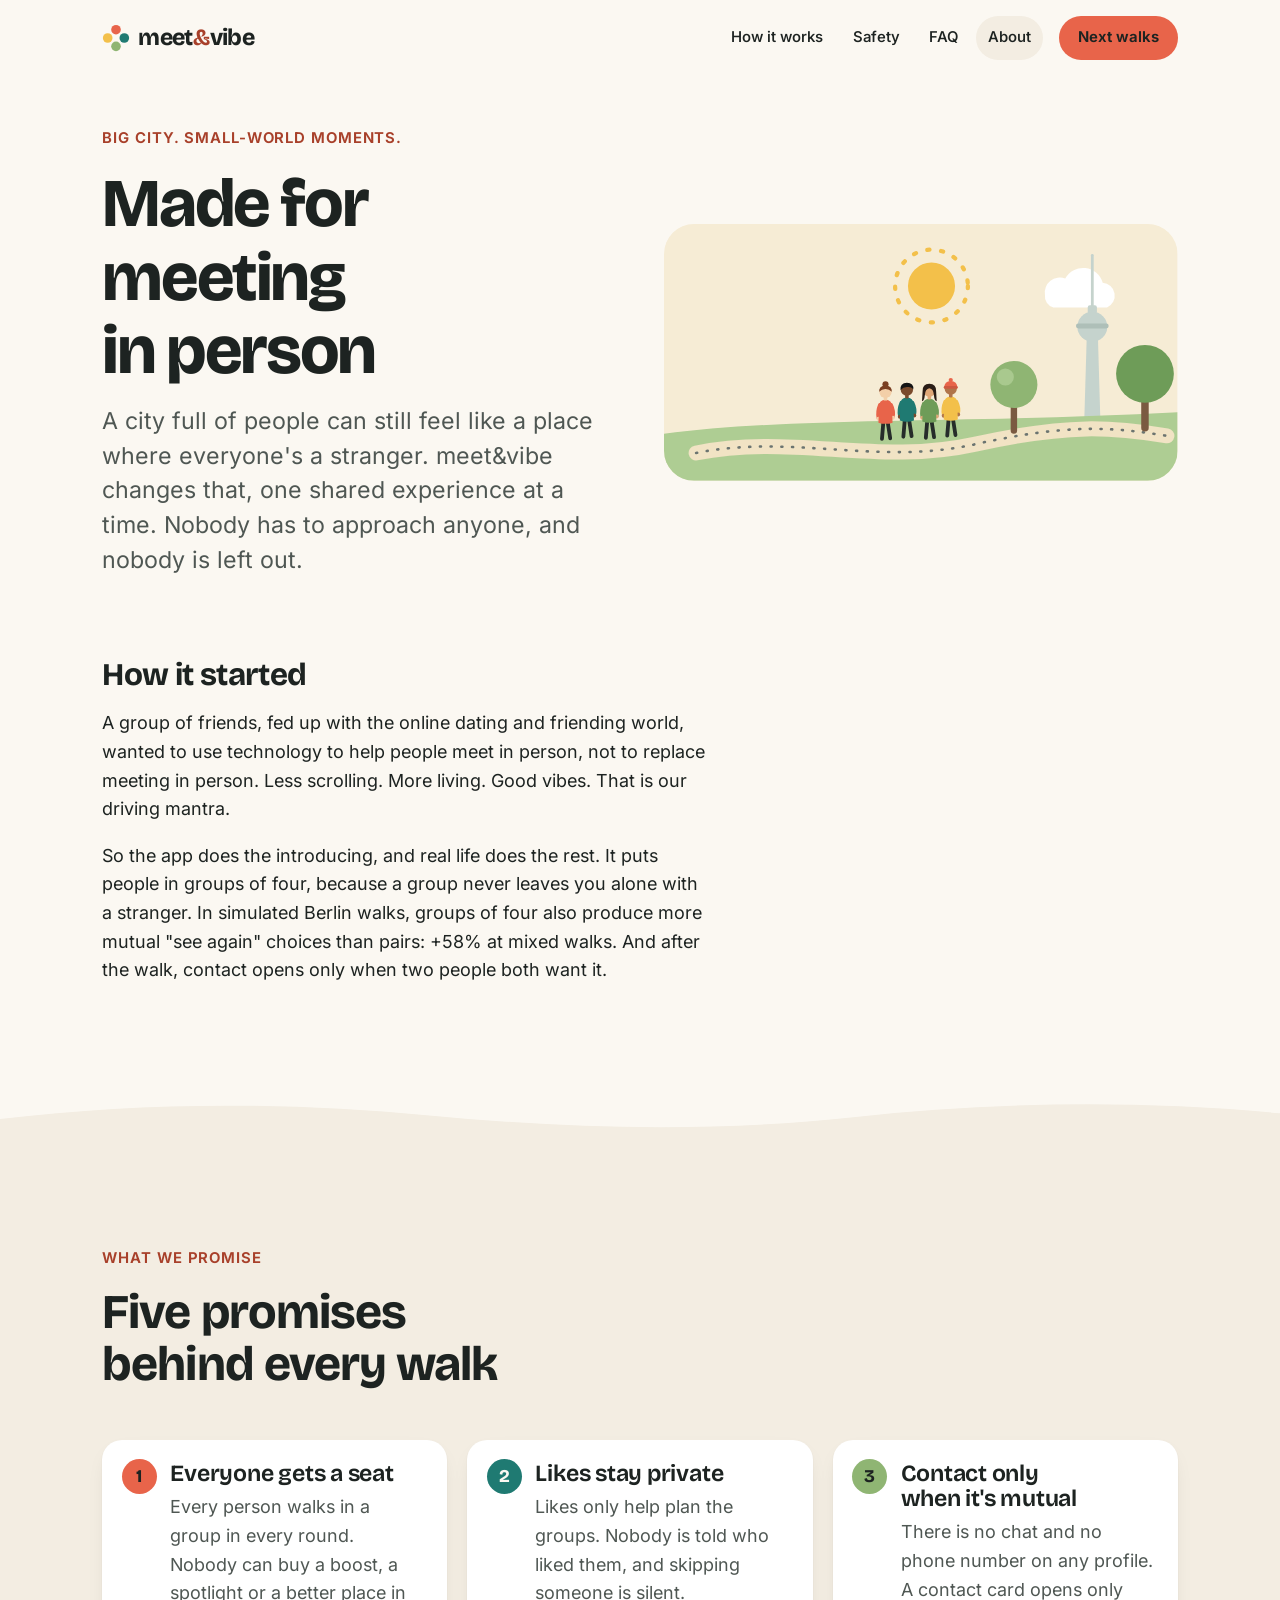
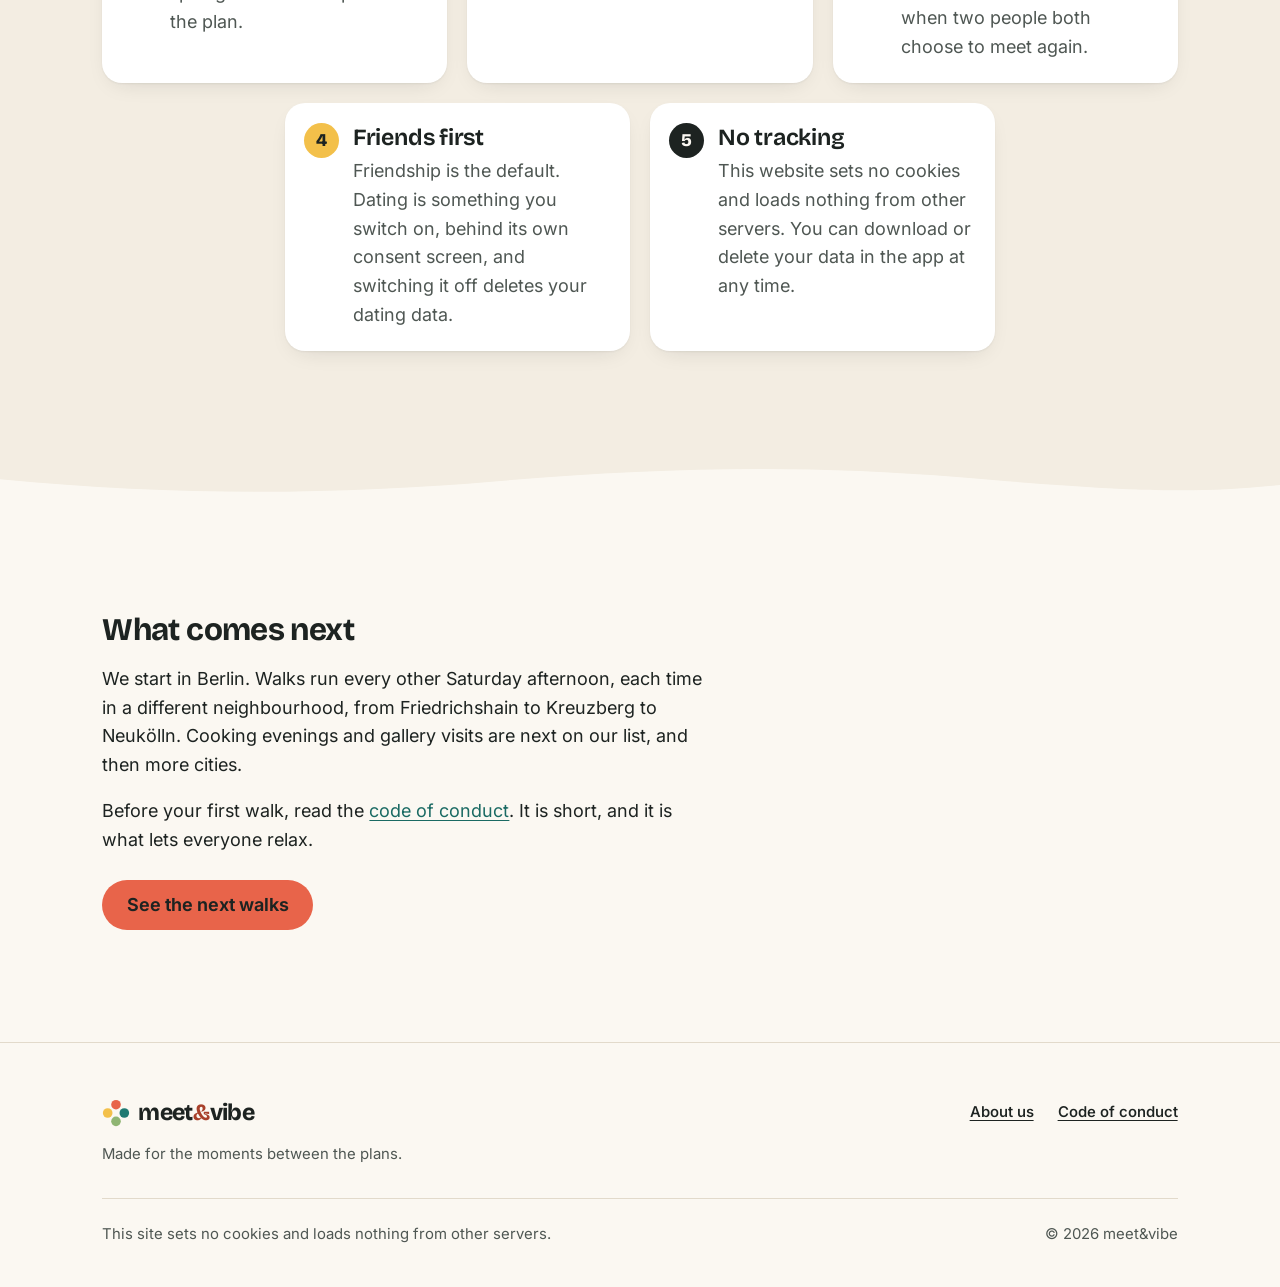
<file: about/index.html>
<!doctype html>
<html lang="en">
<head>
  <meta charset="utf-8">
  <meta name="viewport" content="width=device-width, initial-scale=1">
  <title>About meet&amp;vibe</title>
  <meta name="description" content="Why meet&amp;vibe brings people together, and the promises behind every walk.">
  <link rel="canonical" href="https://meetandvibe.com/about/">
  
  <meta name="color-scheme" content="light dark">
  <meta name="theme-color" content="#fbf8f2" media="(prefers-color-scheme: light)">
  <meta name="theme-color" content="#151a18" media="(prefers-color-scheme: dark)">
  <meta property="og:type" content="website">
  <meta property="og:site_name" content="meet&amp;vibe">
  <meta property="og:title" content="About meet&amp;vibe">
  <meta property="og:description" content="Why meet&amp;vibe brings people together, and the promises behind every walk.">
  <meta property="og:url" content="https://meetandvibe.com/about/">
  <link rel="icon" href="../favicon.svg" type="image/svg+xml">
  <link rel="stylesheet" href="../assets/site-SMSFI3ER.css">
  <link rel="preload" href="../assets/fonts/inter-latin-wght-normal.woff2" as="font" type="font/woff2" crossorigin>
  <link rel="preload" href="../assets/fonts/bricolage-grotesque-latin-opsz-normal.woff2" as="font" type="font/woff2" crossorigin>
  
</head>
<body class="page-about">
  <a class="skip-link" href="#main">Skip to content</a>
  <header class="site-header">
  <div class="container site-header__inner">
    <a class="brand" href="../" aria-label="meet&amp;vibe home"><svg class="mark" viewBox="0 0 32 32" aria-hidden="true" focusable="false"><circle cx="16" cy="6.5" r="5.5" class="f-coral"/><circle cx="25.5" cy="16" r="5.5" class="f-teal"/><circle cx="16" cy="25.5" r="5.5" class="f-linden"/><circle cx="6.5" cy="16" r="5.5" class="f-sun"/></svg><span class="brand__word">meet<span class="brand__amp">&amp;</span>vibe</span></a>
    <nav class="site-nav" aria-label="Main">
      <ul role="list">
        <li><a href="../#how">How it works</a></li>
        <li><a href="../#safety">Safety</a></li>
        <li><a href="../#faq">FAQ</a></li>
        <li><a href="../about/" aria-current="page">About</a></li>
      </ul>
    </nav>
    <a class="button button--coral button--small site-header__cta" href="../#walks">Next walks</a>
  </div>
</header>
  <main id="main" tabindex="-1">
    <svg class="sprite" aria-hidden="true" focusable="false" width="0" height="0">
  <defs>
    <symbol id="mv-person" viewBox="0 0 40 100" overflow="visible">
      <path d="M16.5 66 L14 96" style="stroke: var(--legs, #262c2a)" stroke-width="6.5" stroke-linecap="round" fill="none"/>
      <path d="M23.5 66 L28 95" style="stroke: var(--legs, #262c2a)" stroke-width="6.5" stroke-linecap="round" fill="none"/>
      <path d="M10.5 38 Q5.5 50 8 61" style="stroke: var(--body)" stroke-width="6" stroke-linecap="round" fill="none"/>
      <path d="M29.5 38 Q35 49 32.5 59" style="stroke: var(--body)" stroke-width="6" stroke-linecap="round" fill="none"/>
      <circle cx="8" cy="62" r="3.4" style="fill: var(--skin)"/>
      <circle cx="32.5" cy="60" r="3.4" style="fill: var(--skin)"/>
      <path d="M9 41 Q9 29.5 20 29.5 Q31 29.5 31 41 L32 68.5 Q20 72.5 8 68.5 Z" style="fill: var(--body)"/>
      <rect x="17" y="24" width="6" height="7" rx="2" style="fill: var(--skin)"/>
      <circle cx="20" cy="16" r="10.5" style="fill: var(--skin)"/>
    </symbol>
    <symbol id="mv-person-wave" viewBox="0 0 40 100" overflow="visible">
      <path d="M16.5 66 L15 96" style="stroke: var(--legs, #262c2a)" stroke-width="6.5" stroke-linecap="round" fill="none"/>
      <path d="M23.5 66 L25.5 96" style="stroke: var(--legs, #262c2a)" stroke-width="6.5" stroke-linecap="round" fill="none"/>
      <path d="M10.5 38 Q5.5 50 8 61" style="stroke: var(--body)" stroke-width="6" stroke-linecap="round" fill="none"/>
      <path d="M29.5 37 Q37 30 38 18" style="stroke: var(--body)" stroke-width="6" stroke-linecap="round" fill="none"/>
      <circle cx="8" cy="62" r="3.4" style="fill: var(--skin)"/>
      <circle cx="38.2" cy="15.5" r="3.6" style="fill: var(--skin)"/>
      <path d="M9 41 Q9 29.5 20 29.5 Q31 29.5 31 41 L32 68.5 Q20 72.5 8 68.5 Z" style="fill: var(--body)"/>
      <rect x="17" y="24" width="6" height="7" rx="2" style="fill: var(--skin)"/>
      <circle cx="20" cy="16" r="10.5" style="fill: var(--skin)"/>
    </symbol>
    <symbol id="mv-bust" viewBox="0 0 40 100" overflow="visible">
      <path d="M5 46 Q5 30 20 30 Q35 30 35 46 Z" style="fill: var(--body)"/>
      <rect x="17" y="24" width="6" height="7" rx="2" style="fill: var(--skin)"/>
      <circle cx="20" cy="16" r="10.5" style="fill: var(--skin)"/>
    </symbol>
    <symbol id="mv-hair-short" viewBox="0 0 40 100" overflow="visible">
      <path d="M9.2 16.5 Q8 4.5 20 4.2 Q32 4.5 30.8 15.5 Q27 10.5 21 11.5 Q14 11 9.2 16.5 Z" style="fill: var(--hair)"/>
    </symbol>
    <symbol id="mv-hair-long" viewBox="0 0 40 100" overflow="visible">
      <path d="M8.5 17 Q8 4 20 4 Q32 4 31.5 17 L32.5 34 Q28.5 33 27.8 24 Q27 13 20 12 Q13 13 12.2 24 Q11.5 33 7.5 34 Z" style="fill: var(--hair)"/>
    </symbol>
    <symbol id="mv-hair-bun" viewBox="0 0 40 100" overflow="visible">
      <circle cx="20" cy="3.2" r="5.2" style="fill: var(--hair)"/>
      <path d="M9.3 16 Q8.5 5.5 20 5.2 Q31.5 5.5 30.7 16 Q26 11.2 20 11.4 Q14 11.2 9.3 16 Z" style="fill: var(--hair)"/>
    </symbol>
    <symbol id="mv-hair-curly" viewBox="0 0 40 100" overflow="visible">
      <g style="fill: var(--hair)">
        <circle cx="10.5" cy="13" r="4.6"/>
        <circle cx="14" cy="7.5" r="4.8"/>
        <circle cx="20" cy="5.2" r="5"/>
        <circle cx="26" cy="7.5" r="4.8"/>
        <circle cx="29.5" cy="13" r="4.6"/>
      </g>
    </symbol>
    <symbol id="mv-beanie" viewBox="0 0 40 100" overflow="visible">
      <path d="M9 14.5 Q9 3 20 3 Q31 3 31 14.5 Z" style="fill: var(--hat)"/>
      <rect x="8" y="11.5" width="24" height="5" rx="2.5" style="fill: var(--hat)"/>
      <rect x="8" y="11.5" width="24" height="5" rx="2.5" fill="#000" opacity=".12"/>
      <circle cx="20" cy="1.5" r="3.6" style="fill: var(--hat)"/>
    </symbol>
  </defs>
</svg>
<header class="page-head" aria-labelledby="page-title">
  <div class="container page-head__inner">
    <div class="page-head__text">
      <p class="kicker">Big city. Small-world moments.</p>
      <h1 id="page-title">Made for meeting in person</h1>
      <p class="lead">A city full of people can still feel like a place where everyone's a stranger. meet&amp;vibe changes that, one shared experience at a time. Nobody has to approach anyone, and nobody is left out.</p>
    </div>
    <div class="page-head__art"><svg class="art art--about" viewBox="0 0 480 240" aria-hidden="true" focusable="false">
  <defs><clipPath id="about-frame"><rect width="480" height="240" rx="28"/></clipPath></defs>
  <g clip-path="url(#about-frame)">
  <rect width="480" height="240" class="f-sky"/>
  <g class="il-sun-rays"><circle cx="250" cy="58" r="34" fill="none" class="s-sun" stroke-width="4" stroke-linecap="round" stroke-dasharray="2 11"/></g>
  <circle cx="250" cy="58" r="22" class="f-sun"/>
  <path class="il-cloud f-cloud" d="M356 66 a14 14 0 0 1 19 -15 a19 19 0 0 1 35 4 a12 12 0 0 1 4 23 h-50 a11 11 0 0 1 -8 -12 z"/>


  <g class="f-far">
    <rect x="399" y="28" width="2.6" height="54" rx="1.3"/>
    <rect x="396" y="76" width="8.6" height="8" rx="2"/>
    <circle cx="400.3" cy="96" r="14"/>
    <path d="M395 108 L405.6 108 L408.6 210 L392 210 Z"/>
  </g>
  <rect x="385" y="93" width="30.6" height="4.6" rx="2.3" class="f-far-band"/>

  <path class="f-hill" d="M0 196 C 120 180, 300 186, 480 176 L480 240 L0 240 Z"/>
  <path d="M30 214 C 120 196, 200 226, 290 206 S 420 190, 470 198" fill="none" class="s-path" stroke-width="14" stroke-linecap="round"/>
  <path d="M30 214 C 120 196, 200 226, 290 206 S 420 190, 470 198" fill="none" class="s-ink-soft" stroke-width="2.4" stroke-dasharray="1 9" stroke-linecap="round"/>

  <rect x="324" y="160" width="6" height="36" rx="3" class="f-trunk"/>
  <circle cx="327" cy="150" r="22" class="f-tree"/>
  <circle cx="319" cy="143" r="8" class="f-tree-light"/>
  <rect x="446" y="150" width="7" height="44" rx="3.5" class="f-trunk"/>
  <circle cx="449.5" cy="140" r="27" class="f-tree-dark"/>

  <g style="--body: var(--il-coral); --skin: #f3cfa8; --hair: #7a3f22"><use href="#mv-person" x="196" y="148" width="22" height="55"/><use href="#mv-hair-bun" x="196" y="148" width="22" height="55"/></g>
  <g style="--body: var(--il-teal); --skin: #7a4a2c; --hair: #141414"><use href="#mv-person" x="216" y="146" width="22" height="55"/><use href="#mv-hair-short" x="216" y="146" width="22" height="55"/></g>
  <g style="--body: var(--il-linden-deep); --skin: #e0a878; --hair: #2a1d16"><use href="#mv-person" x="237" y="147" width="22" height="55"/><use href="#mv-hair-long" x="237" y="147" width="22" height="55"/></g>
  <g style="--body: var(--il-sun); --skin: #b0744a; --hat: var(--il-coral)"><use href="#mv-person" x="257" y="145" width="22" height="55"/><use href="#mv-beanie" x="257" y="145" width="22" height="55"/></g>
  </g>
</svg></div>
  </div>
</header>

<section class="section section--first" aria-labelledby="story-title">
  <div class="container prose">
    <h2 id="story-title">How it started</h2>
    <p>A group of friends, fed up with the online dating and friending world, wanted to use technology to help people meet in person, not to replace meeting in person. Less scrolling. More living. Good vibes. That is our driving mantra.</p>
    <p>So the app does the introducing, and real life does the rest. It puts people in groups of four, because a group never leaves you alone with a stranger. In simulated Berlin walks, groups of four also produce more mutual "see again" choices than pairs: +58% at mixed walks. And after the walk, contact opens only when two people both want it.</p>
  </div>
</section>

<section class="section section--sand" aria-labelledby="promises-title">
  <svg class="wave wave--top" viewBox="0 0 1440 40" preserveAspectRatio="none" aria-hidden="true" focusable="false"><path d="M0 40 V22 C 160 4, 320 4, 480 18 S 800 36, 960 20 S 1280 2, 1440 16 V40 Z"/></svg>
  <div class="container">
    <header class="section__head">
      <p class="kicker">What we promise</p>
      <h2 id="promises-title">Five promises behind every walk</h2>
    </header>
    <ol class="promises" role="list">
      <li>
        <h3>Everyone gets a seat</h3>
        <p>Every person walks in a group in every round. Nobody can buy a boost, a spotlight or a better place in the plan.</p>
      </li>
      <li>
        <h3>Likes stay private</h3>
        <p>Likes only help plan the groups. Nobody is told who liked them, and skipping someone is silent.</p>
      </li>
      <li>
        <h3>Contact only when it's mutual</h3>
        <p>There is no chat and no phone number on any profile. A contact card opens only when two people both choose to meet again.</p>
      </li>
      <li>
        <h3>Friends first</h3>
        <p>Friendship is the default. Dating is something you switch on, behind its own consent screen, and switching it off deletes your dating data.</p>
      </li>
      <li>
        <h3>No tracking</h3>
        <p>This website sets no cookies and loads nothing from other servers. You can download or delete your data in the app at any time.</p>
      </li>
    </ol>
  </div>
  <svg class="wave wave--bottom" viewBox="0 0 1440 40" preserveAspectRatio="none" aria-hidden="true" focusable="false"><path d="M0 0 V18 C 200 36, 380 34, 560 20 S 900 2, 1080 16 S 1340 34, 1440 24 V0 Z"/></svg>
</section>

<section class="section" aria-labelledby="team-title">
  <div class="container prose">
    <h2 id="team-title">What comes next</h2>
    <p>We start in Berlin. Walks run every other Saturday afternoon, each time in a different neighbourhood, from Friedrichshain to Kreuzberg to Neukölln. Cooking evenings and gallery visits are next on our list, and then more cities.</p>
    <p>Before your first walk, read the <a href="../code-of-conduct/">code of conduct</a>. It is short, and it is what lets everyone relax.</p>
    <p><a class="button button--coral" href="../#walks">See the next walks</a></p>
  </div>
</section>

  </main>
  <footer class="site-footer">
  <div class="container site-footer__inner">
    <div class="site-footer__brand">
      <a class="brand" href="../" aria-label="meet&amp;vibe home"><svg class="mark" viewBox="0 0 32 32" aria-hidden="true" focusable="false"><circle cx="16" cy="6.5" r="5.5" class="f-coral"/><circle cx="25.5" cy="16" r="5.5" class="f-teal"/><circle cx="16" cy="25.5" r="5.5" class="f-linden"/><circle cx="6.5" cy="16" r="5.5" class="f-sun"/></svg><span class="brand__word">meet<span class="brand__amp">&amp;</span>vibe</span></a>
      <p>Made for the moments between the plans.</p>
    </div>
    <nav class="site-footer__nav" aria-label="More">
      <ul role="list">
        <li><a href="../about/" aria-current="page">About us</a></li>
        <li><a href="../code-of-conduct/">Code of conduct</a></li>
        
        
      </ul>
    </nav>
    <div class="site-footer__fine">
      <p>This site sets no cookies and loads nothing from other servers.</p>
      
      <p>© 2026 meet&amp;vibe</p>
    </div>
  </div>
</footer>
</body>
</html>
</file>
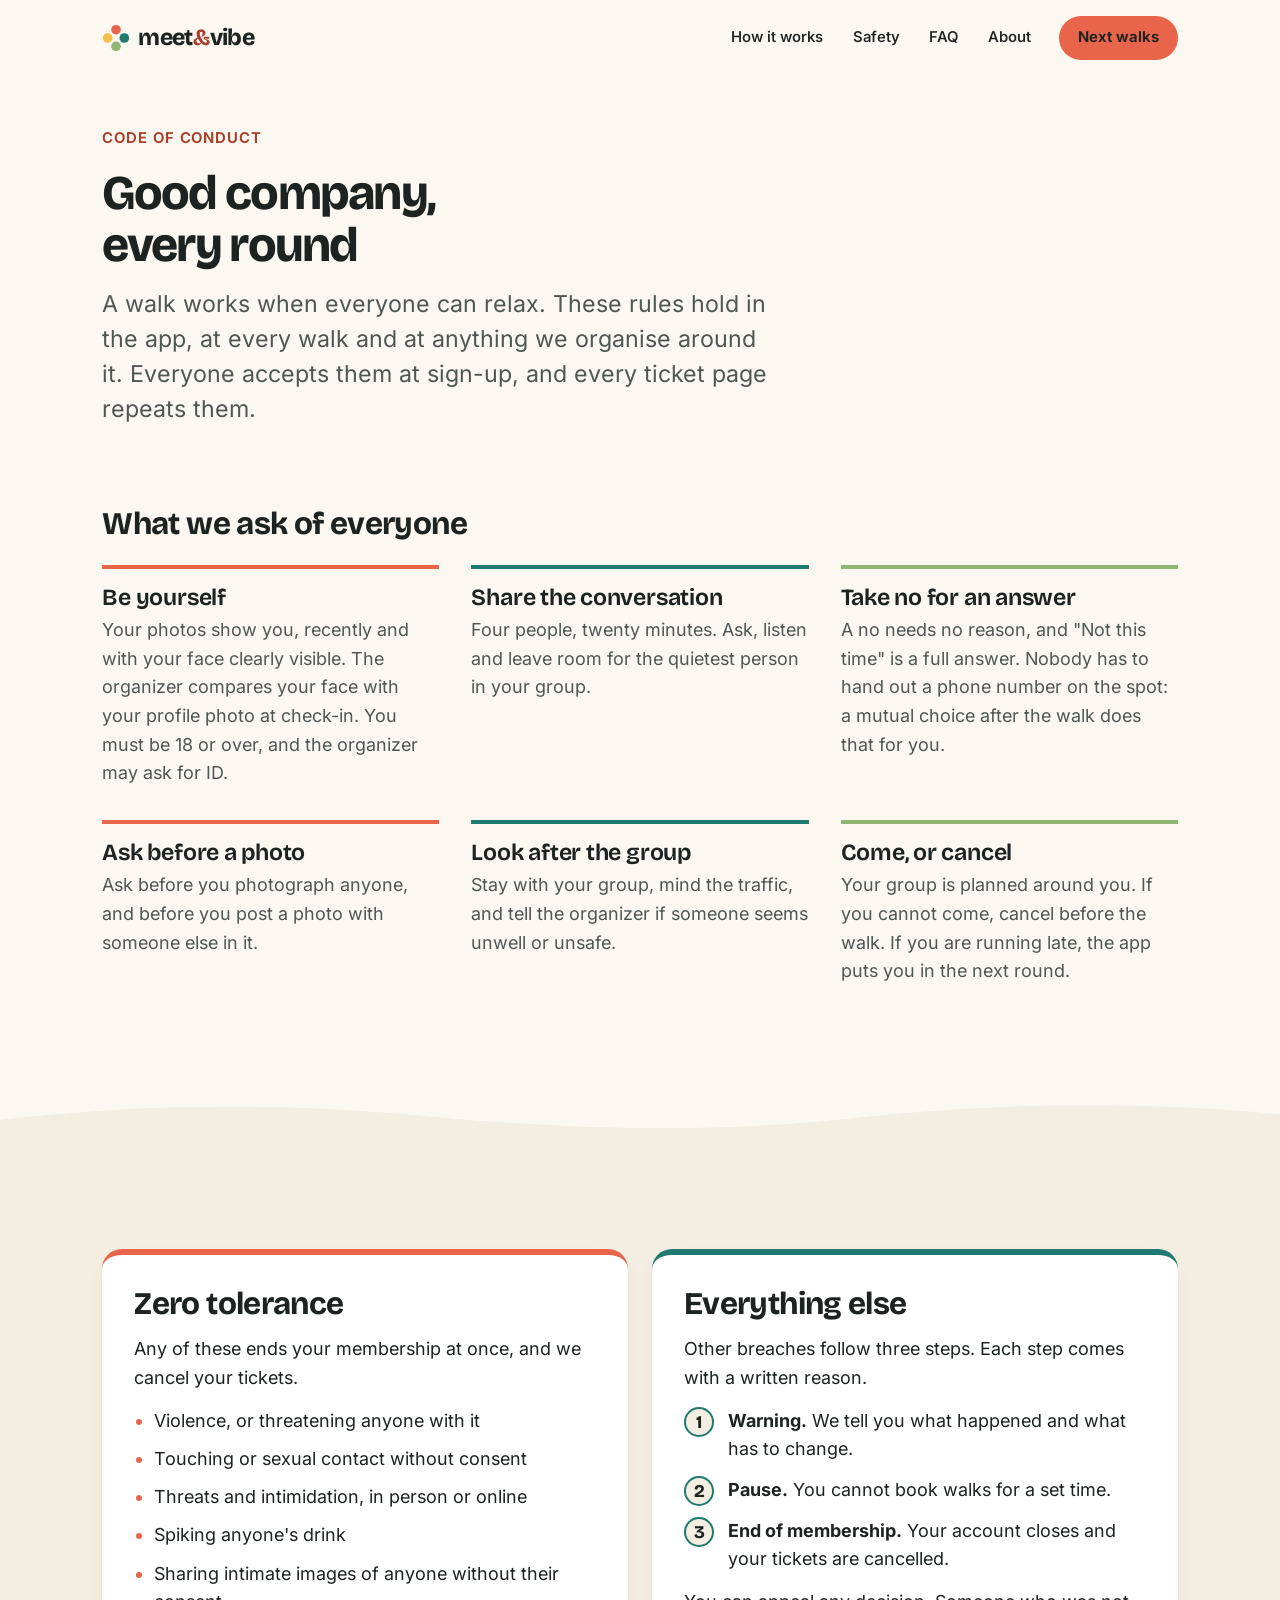
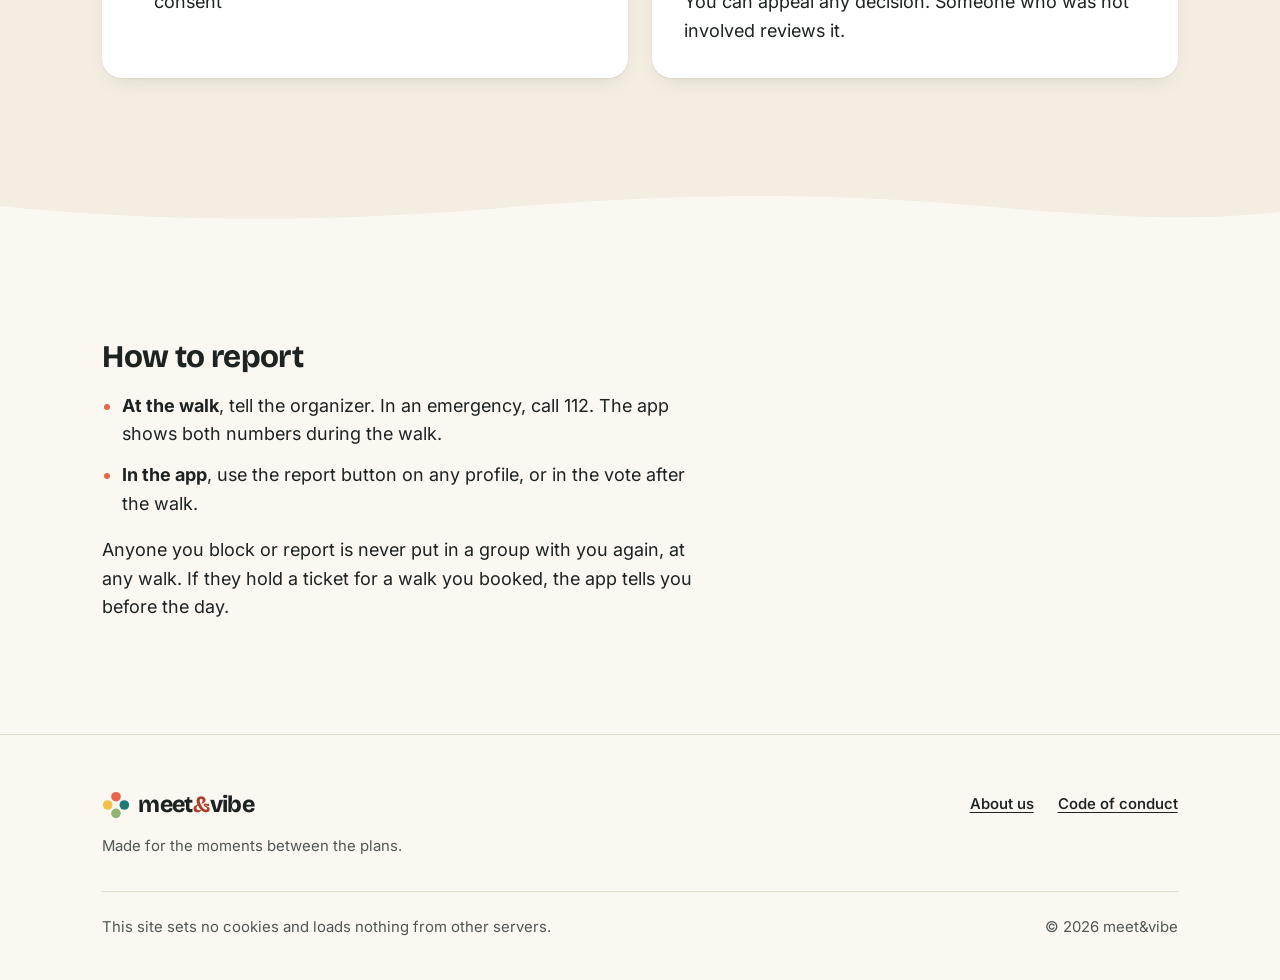
<file: code-of-conduct/index.html>
<!doctype html>
<html lang="en">
<head>
  <meta charset="utf-8">
  <meta name="viewport" content="width=device-width, initial-scale=1">
  <title>Code of conduct · meet&amp;vibe</title>
  <meta name="description" content="The rules that let everyone relax at a meet&amp;vibe walk, and what happens when someone breaks them.">
  <link rel="canonical" href="https://meetandvibe.com/code-of-conduct/">
  
  <meta name="color-scheme" content="light dark">
  <meta name="theme-color" content="#fbf8f2" media="(prefers-color-scheme: light)">
  <meta name="theme-color" content="#151a18" media="(prefers-color-scheme: dark)">
  <meta property="og:type" content="website">
  <meta property="og:site_name" content="meet&amp;vibe">
  <meta property="og:title" content="Code of conduct · meet&amp;vibe">
  <meta property="og:description" content="The rules that let everyone relax at a meet&amp;vibe walk, and what happens when someone breaks them.">
  <meta property="og:url" content="https://meetandvibe.com/code-of-conduct/">
  <link rel="icon" href="../favicon.svg" type="image/svg+xml">
  <link rel="stylesheet" href="../assets/site-SMSFI3ER.css">
  <link rel="preload" href="../assets/fonts/inter-latin-wght-normal.woff2" as="font" type="font/woff2" crossorigin>
  <link rel="preload" href="../assets/fonts/bricolage-grotesque-latin-opsz-normal.woff2" as="font" type="font/woff2" crossorigin>
  
</head>
<body class="page-codeOfConduct">
  <a class="skip-link" href="#main">Skip to content</a>
  <header class="site-header">
  <div class="container site-header__inner">
    <a class="brand" href="../" aria-label="meet&amp;vibe home"><svg class="mark" viewBox="0 0 32 32" aria-hidden="true" focusable="false"><circle cx="16" cy="6.5" r="5.5" class="f-coral"/><circle cx="25.5" cy="16" r="5.5" class="f-teal"/><circle cx="16" cy="25.5" r="5.5" class="f-linden"/><circle cx="6.5" cy="16" r="5.5" class="f-sun"/></svg><span class="brand__word">meet<span class="brand__amp">&amp;</span>vibe</span></a>
    <nav class="site-nav" aria-label="Main">
      <ul role="list">
        <li><a href="../#how">How it works</a></li>
        <li><a href="../#safety">Safety</a></li>
        <li><a href="../#faq">FAQ</a></li>
        <li><a href="../about/">About</a></li>
      </ul>
    </nav>
    <a class="button button--coral button--small site-header__cta" href="../#walks">Next walks</a>
  </div>
</header>
  <main id="main" tabindex="-1">
    <header class="page-head page-head--plain" aria-labelledby="page-title">
  <div class="container"><div class="page-head__text">
    <p class="kicker">Code of conduct</p>
    <h1 id="page-title">Good company, every round</h1>
    <p class="lead">A walk works when everyone can relax. These rules hold in the app, at every walk and at anything we organise around it. Everyone accepts them at sign-up, and every ticket page repeats them.</p>
  </div></div>
</header>

<section class="section section--first" aria-labelledby="basics-title">
  <div class="container">
    <h2 id="basics-title" class="conduct__title">What we ask of everyone</h2>
    <ul class="conduct" role="list">
      <li>
        <h3>Be yourself</h3>
        <p>Your photos show you, recently and with your face clearly visible. The organizer compares your face with your profile photo at check-in. You must be 18 or over, and the organizer may ask for ID.</p>
      </li>
      <li>
        <h3>Share the conversation</h3>
        <p>Four people, twenty minutes. Ask, listen and leave room for the quietest person in your group.</p>
      </li>
      <li>
        <h3>Take no for an answer</h3>
        <p>A no needs no reason, and "Not this time" is a full answer. Nobody has to hand out a phone number on the spot: a mutual choice after the walk does that for you.</p>
      </li>
      <li>
        <h3>Ask before a photo</h3>
        <p>Ask before you photograph anyone, and before you post a photo with someone else in it.</p>
      </li>
      <li>
        <h3>Look after the group</h3>
        <p>Stay with your group, mind the traffic, and tell the organizer if someone seems unwell or unsafe.</p>
      </li>
      <li>
        <h3>Come, or cancel</h3>
        <p>Your group is planned around you. If you cannot come, cancel before the walk. If you are running late, the app puts you in the next round.</p>
      </li>
    </ul>
  </div>
</section>

<section class="section section--sand" aria-labelledby="zero-title">
  <svg class="wave wave--top" viewBox="0 0 1440 40" preserveAspectRatio="none" aria-hidden="true" focusable="false"><path d="M0 40 V22 C 160 4, 320 4, 480 18 S 800 36, 960 20 S 1280 2, 1440 16 V40 Z"/></svg>
  <div class="container conduct-rules">
    <div class="zero">
      <h2 id="zero-title">Zero tolerance</h2>
      <p>Any of these ends your membership at once, and we cancel your tickets.</p>
      <ul>
        <li>Violence, or threatening anyone with it</li>
        <li>Touching or sexual contact without consent</li>
        <li>Threats and intimidation, in person or online</li>
        <li>Spiking anyone's drink</li>
        <li>Sharing intimate images of anyone without their consent</li>
      </ul>
    </div>
    <div class="ladder">
      <h2 id="ladder-title">Everything else</h2>
      <p>Other breaches follow three steps. Each step comes with a written reason.</p>
      <ol class="ladder__steps" role="list">
        <li><strong>Warning.</strong> We tell you what happened and what has to change.</li>
        <li><strong>Pause.</strong> You cannot book walks for a set time.</li>
        <li><strong>End of membership.</strong> Your account closes and your tickets are cancelled.</li>
      </ol>
      <p>You can appeal any decision. Someone who was not involved reviews it.</p>
    </div>
  </div>
  <svg class="wave wave--bottom" viewBox="0 0 1440 40" preserveAspectRatio="none" aria-hidden="true" focusable="false"><path d="M0 0 V18 C 200 36, 380 34, 560 20 S 900 2, 1080 16 S 1340 34, 1440 24 V0 Z"/></svg>
</section>

<section class="section" aria-labelledby="report-title">
  <div class="container prose">
    <h2 id="report-title">How to report</h2>
    <ul>
      <li><strong>At the walk</strong>, tell the organizer. In an emergency, call 112. The app shows both numbers during the walk.</li>
      <li><strong>In the app</strong>, use the report button on any profile, or in the vote after the walk.</li>
      
    </ul>
    <p>Anyone you block or report is never put in a group with you again, at any walk. If they hold a ticket for a walk you booked, the app tells you before the day.</p>
  </div>
</section>

  </main>
  <footer class="site-footer">
  <div class="container site-footer__inner">
    <div class="site-footer__brand">
      <a class="brand" href="../" aria-label="meet&amp;vibe home"><svg class="mark" viewBox="0 0 32 32" aria-hidden="true" focusable="false"><circle cx="16" cy="6.5" r="5.5" class="f-coral"/><circle cx="25.5" cy="16" r="5.5" class="f-teal"/><circle cx="16" cy="25.5" r="5.5" class="f-linden"/><circle cx="6.5" cy="16" r="5.5" class="f-sun"/></svg><span class="brand__word">meet<span class="brand__amp">&amp;</span>vibe</span></a>
      <p>Made for the moments between the plans.</p>
    </div>
    <nav class="site-footer__nav" aria-label="More">
      <ul role="list">
        <li><a href="../about/">About us</a></li>
        <li><a href="../code-of-conduct/" aria-current="page">Code of conduct</a></li>
        
        
      </ul>
    </nav>
    <div class="site-footer__fine">
      <p>This site sets no cookies and loads nothing from other servers.</p>
      
      <p>© 2026 meet&amp;vibe</p>
    </div>
  </div>
</footer>
</body>
</html>
</file>
<file: assets/site-SMSFI3ER.css>
@font-face{font-family:Inter;font-style:normal;font-display:swap;font-weight:100 900;src:url(fonts/inter-latin-wght-normal.woff2) format("woff2");unicode-range:U+0000-00FF,U+0131,U+0152-0153,U+02BB-02BC,U+02C6,U+02DA,U+02DC,U+0304,U+0308,U+0329,U+2000-206F,U+20AC,U+2122,U+2191,U+2193,U+2212,U+2215,U+FEFF,U+FFFD}@font-face{font-family:Inter;font-style:normal;font-display:swap;font-weight:100 900;src:url(fonts/inter-latin-ext-wght-normal.woff2) format("woff2");unicode-range:U+0100-02BA,U+02BD-02C5,U+02C7-02CC,U+02CE-02D7,U+02DD-02FF,U+0304,U+0308,U+0329,U+1D00-1DBF,U+1E00-1E9F,U+1EF2-1EFF,U+2020,U+20A0-20AB,U+20AD-20C0,U+2113,U+2C60-2C7F,U+A720-A7FF}@font-face{font-family:Bricolage Grotesque;font-style:normal;font-display:swap;font-weight:200 800;src:url(fonts/bricolage-grotesque-latin-opsz-normal.woff2) format("woff2");unicode-range:U+0000-00FF,U+0131,U+0152-0153,U+02BB-02BC,U+02C6,U+02DA,U+02DC,U+0304,U+0308,U+0329,U+2000-206F,U+20AC,U+2122,U+2191,U+2193,U+2212,U+2215,U+FEFF,U+FFFD}@font-face{font-family:Bricolage Grotesque;font-style:normal;font-display:swap;font-weight:200 800;src:url(fonts/bricolage-grotesque-latin-ext-opsz-normal.woff2) format("woff2");unicode-range:U+0100-02BA,U+02BD-02C5,U+02C7-02CC,U+02CE-02D7,U+02DD-02FF,U+0304,U+0308,U+0329,U+1D00-1DBF,U+1E00-1E9F,U+1EF2-1EFF,U+2020,U+20A0-20AB,U+20AD-20C0,U+2113,U+2C60-2C7F,U+A720-A7FF}:root{color-scheme:light dark;--paper: #fbf8f2;--sand: #f3ede2;--card: #ffffff;--ink: #1d2321;--ink-soft: #4f5753;--line: #e2dacb;--coral: #e8644a;--coral-text: #a8402a;--teal: #1f7a72;--teal-text: #1a6a63;--linden: #8fb573;--sun: #f3c04a;--on-accent: #1d2321;--band: #1d2321;--band-text: #fbf8f2;--band-soft: #c4ccc8;--band-card: #28302d;--il-sun: #f3c04a;--il-cloud: #ffffff;--il-sky: #f6ecd5;--il-far: #c5d3cd;--il-far-band: #aebfb8;--il-hill-far: #d6e5c6;--il-hill: #aecd93;--il-tree: #8fb573;--il-tree-light: #a9c98e;--il-tree-dark: #6e9c58;--il-trunk: #7a5a41;--il-path: #f1e3c4;--il-river: #1f7a72;--il-river-light: #5fa9a0;--il-coral: #e8644a;--il-teal: #1f7a72;--il-linden-deep: #6e9c58;--il-dog: #c98b52;--il-dog-dark: #8f5d33;--il-ink: #1d2321;--il-ink-soft: #6b7470;--il-card: #ffffff;--il-card-line: #e2dacb;--il-screen: #fbf8f2;--chart-muted: #9aa39f;--font-display: "Bricolage Grotesque", ui-sans-serif, system-ui, sans-serif;--font-text: "Inter", ui-sans-serif, system-ui, -apple-system, "Segoe UI", sans-serif;--step--1: clamp(.875rem, .85rem + .1vw, .9375rem);--step-0: clamp(1rem, .96rem + .2vw, 1.125rem);--step-1: clamp(1.2rem, 1.1rem + .45vw, 1.45rem);--step-2: clamp(1.45rem, 1.25rem + .9vw, 2rem);--step-3: clamp(1.9rem, 1.5rem + 1.9vw, 3.1rem);--step-4: clamp(2.75rem, 1.9rem + 4.2vw, 5.4rem);--gutter: clamp(1.25rem, .8rem + 2vw, 2.5rem);--section: clamp(4rem, 3rem + 5vw, 7.5rem);--radius: 1.25rem;--radius-small: .75rem;--shadow: 0 1px 2px rgb(29 35 33 / .06), 0 8px 24px -12px rgb(29 35 33 / .18);--measure: 38rem}@media(prefers-color-scheme:dark){:root{--paper: #151a18;--sand: #1c2320;--card: #222a27;--ink: #f4efe6;--ink-soft: #bbb5aa;--line: #343d39;--coral: #ef7a61;--coral-text: #f59a85;--teal: #5cbcb1;--teal-text: #6cc6bb;--linden: #9fc584;--sun: #f3c04a;--on-accent: #151a18;--band: #0e1211;--band-text: #f4efe6;--band-soft: #b9c2be;--band-card: #1a201e;--il-sun: #e9b743;--il-cloud: #34403b;--il-sky: #1c2623;--il-far: #34423d;--il-far-band: #3f4f49;--il-hill-far: #223428;--il-hill: #2c4630;--il-tree: #4f7a3f;--il-tree-light: #5f8c4c;--il-tree-dark: #3d6332;--il-trunk: #5a4230;--il-path: #3a3a2f;--il-river: #1b5c56;--il-river-light: #3f8a81;--il-coral: #e8644a;--il-teal: #2a8a80;--il-linden-deep: #7fa866;--il-dog: #b97d47;--il-dog-dark: #7f532d;--il-ink: #151a18;--il-ink-soft: #8e9893;--il-card: #2a3330;--il-card-line: #3d4844;--il-screen: #f4efe6;--chart-muted: #7d8783;--shadow: 0 1px 2px rgb(0 0 0 / .3), 0 8px 24px -12px rgb(0 0 0 / .6)}}*,*:before,*:after{box-sizing:border-box}html{-webkit-text-size-adjust:100%;text-size-adjust:100%;scroll-behavior:smooth;scroll-padding-top:1.5rem}body{margin:0;background:var(--paper);color:var(--ink);font-family:var(--font-text);font-size:var(--step-0);line-height:1.6;font-optical-sizing:auto;-webkit-font-smoothing:antialiased;overflow-x:clip}h1,h2,h3{font-family:var(--font-display);font-optical-sizing:auto;line-height:1.08;letter-spacing:-.02em;margin:0;text-wrap:balance}h1{font-size:var(--step-4);font-weight:750;letter-spacing:-.035em}h2{font-size:var(--step-3);font-weight:720}h3{font-size:var(--step-1);font-weight:650;letter-spacing:-.01em}p{margin:0;text-wrap:pretty}a{color:var(--teal-text);text-decoration-thickness:.08em;text-underline-offset:.18em}a:hover{text-decoration-thickness:.14em}:focus-visible{outline:3px solid var(--teal);outline-offset:3px;border-radius:4px}main:focus{outline:none}svg{display:block}:where(ul[role=list],ol[role=list]){list-style:none;margin:0;padding:0}.visually-hidden{position:absolute!important;width:1px;height:1px;margin:-1px;padding:0;overflow:hidden;clip:rect(0 0 0 0);white-space:nowrap;border:0}.skip-link{position:absolute;left:1rem;top:-4rem;z-index:10;padding:.75rem 1.1rem;border-radius:var(--radius-small);background:var(--ink);color:var(--paper);font-weight:600;text-decoration:none}.skip-link:focus{top:1rem}[hidden]{display:none!important}@media(prefers-reduced-motion:reduce){html{scroll-behavior:auto}*,*:before,*:after{animation:none!important;transition:none!important}}.container{width:100%;max-width:72rem;margin-inline:auto;padding-inline:var(--gutter)}.site-header__inner{display:grid;grid-template-columns:1fr auto;grid-template-areas:"brand cta" "nav nav";align-items:center;gap:.25rem 1rem;padding-block:.75rem .25rem}.brand{display:inline-flex;align-items:center;gap:.5rem;color:var(--ink);text-decoration:none;font-family:var(--font-display);font-weight:750;font-size:1.45rem;letter-spacing:-.03em;line-height:1;min-height:44px}.site-header .brand{grid-area:brand;justify-self:start}.brand .mark{width:1.75rem;height:1.75rem;flex:none}.brand__amp{color:var(--coral-text);font-weight:650;margin-inline:.02em}.site-nav{grid-area:nav}.site-header__cta{grid-area:cta}.site-nav ul{display:flex;flex-wrap:wrap;align-items:center;gap:0 .1rem;margin-inline:-.6rem}.site-nav a{display:inline-flex;align-items:center;min-height:44px;padding-inline:.6rem;color:var(--ink);font-weight:550;font-size:var(--step--1);text-decoration:none;border-radius:999px}.site-nav a:hover,.site-nav a[aria-current=page]{background:var(--sand)}@media(min-width:52rem){.site-header__inner{grid-template-columns:auto 1fr auto;grid-template-areas:"brand nav cta";padding-block:1rem}.site-nav ul{justify-content:flex-end;gap:.35rem;margin-inline:0}.site-nav a{padding-inline:.75rem}}.section{position:relative;padding-block:var(--section)}.section--tight{padding-block:calc(var(--section) * .75)}.section--sand{background:var(--sand);margin-block:clamp(1.25rem,3vw,2.75rem)}.section--ink{background:var(--band);color:var(--band-text);margin-block:clamp(1.25rem,3vw,2.75rem)}.section--ink .wave{fill:var(--band)}.section--ink+.section--sand{margin-top:calc(-1*clamp(1.25rem,3vw,2.75rem))}.section--ink+.section--sand>.wave--top{display:none}.section--ink .kicker{color:var(--sun)}.section__head{max-width:var(--measure);margin-bottom:clamp(2rem,1.5rem + 2vw,3.5rem);display:grid;gap:.9rem}.kicker{font-family:var(--font-text);font-size:var(--step--1);font-weight:650;letter-spacing:.06em;text-transform:uppercase;color:var(--coral-text)}.lead{font-size:var(--step-1);line-height:1.5;color:var(--ink-soft)}.wave{position:absolute;left:0;width:100%;height:clamp(1.25rem,3vw,2.75rem);fill:var(--sand);pointer-events:none;z-index:1}.wave--top{bottom:calc(100% - 1px)}.wave--bottom{top:calc(100% - 1px)}.site-footer{border-top:1px solid var(--line);padding-block:3rem 2.5rem;font-size:var(--step--1);color:var(--ink-soft)}.site-footer__inner{display:grid;gap:2rem}.site-footer__brand{display:grid;gap:.5rem;max-width:22rem}.site-footer__nav ul{display:flex;flex-wrap:wrap;gap:.25rem 1.5rem}.site-footer__nav a{display:inline-flex;align-items:center;min-height:44px;color:var(--ink);font-weight:550}.site-footer__fine{display:grid;gap:.35rem}.footer__languages{display:flex;gap:1rem}.footer__languages a[aria-current]{font-weight:700;text-decoration:none;color:var(--ink)}@media(min-width:52rem){.site-footer__inner{grid-template-columns:1.2fr 1fr;align-items:start}.site-footer__nav ul{justify-content:flex-end}.site-footer__fine{grid-column:1 / -1;padding-top:1.5rem;border-top:1px solid var(--line);grid-auto-flow:column;justify-content:space-between}}.button{display:inline-flex;align-items:center;justify-content:center;gap:.5rem;min-height:48px;padding:.75rem 1.4rem;border:2px solid transparent;border-radius:999px;font-family:var(--font-text);font-size:var(--step-0);font-weight:650;line-height:1.2;text-align:center;text-decoration:none;transition:transform .15s ease,box-shadow .15s ease}.button:hover{transform:translateY(-1px);box-shadow:var(--shadow)}.button--coral{background:var(--coral);color:var(--on-accent)}.button--ghost{border-color:currentColor;color:var(--ink)}.button--ink{background:#1d2321;color:#fbf8f2}.button--small{min-height:44px;padding:.5rem 1.05rem;font-size:var(--step--1)}.figure-title{font-family:var(--font-display);font-size:var(--step-1);font-weight:650;line-height:1.25;letter-spacing:-.01em;text-wrap:balance}.figure-note{margin-top:1rem;font-size:var(--step--1);color:var(--ink-soft)}.hero{padding-block:clamp(.5rem,2vw,2rem) clamp(2rem,5vw,4rem)}.hero__inner{display:grid;gap:1.5rem;align-items:center}.hero__text{display:grid;gap:1.15rem;justify-items:start}.hero__title{max-width:15ch}.hero__accent{color:var(--coral-text)}.hero__lead{max-width:34rem;font-size:var(--step-1);line-height:1.5;color:var(--ink-soft)}.hero__actions{display:flex;flex-wrap:wrap;gap:.75rem;margin-top:.35rem}.hero__art svg{width:100%;height:auto;max-width:38rem;margin-inline:auto}@media(min-width:56rem){.hero__inner{grid-template-columns:1fr 1.05fr;gap:3rem}}.facts{display:grid;grid-template-columns:repeat(2,minmax(0,1fr));gap:.75rem;margin-top:clamp(1.5rem,4vw,3rem)}.facts li{position:relative;padding:1rem 1rem 1rem 2.6rem;border-radius:var(--radius-small);background:var(--card);box-shadow:var(--shadow);font-size:var(--step--1);line-height:1.35;color:var(--ink-soft)}.facts li:before{content:"";position:absolute;left:1rem;top:1.3rem;width:.8rem;height:.8rem;border-radius:50%;background:var(--coral)}.facts li:nth-child(2):before{background:var(--teal)}.facts li:nth-child(3):before{background:var(--linden)}.facts li:nth-child(4):before{background:var(--sun)}.facts strong{display:block;margin-bottom:.1rem;font-family:var(--font-display);font-size:var(--step-1);font-weight:700;letter-spacing:-.01em;color:var(--ink)}@media(min-width:52rem){.facts{grid-template-columns:repeat(4,minmax(0,1fr))}}.steps{display:grid;gap:1rem}.step{position:relative;display:grid;grid-template-columns:5.75rem 1fr;grid-template-areas:"art title" "art text";align-content:start;gap:.35rem 1rem;padding:1rem;border-radius:var(--radius);background:var(--card);box-shadow:var(--shadow)}.step__art{grid-area:art;align-self:start;aspect-ratio:1;display:grid;place-items:center;border-radius:var(--radius-small);background:color-mix(in srgb,var(--coral) 16%,var(--card));overflow:hidden}.step:nth-child(2) .step__art{background:color-mix(in srgb,var(--sun) 26%,var(--card))}.step:nth-child(3) .step__art{background:color-mix(in srgb,var(--teal) 16%,var(--card))}.step:nth-child(4) .step__art{background:color-mix(in srgb,var(--linden) 24%,var(--card))}.step__art svg{width:100%;height:auto}.step__num{position:absolute;top:.55rem;left:.55rem;display:grid;place-items:center;width:1.85rem;height:1.85rem;border-radius:50%;background:var(--ink);color:var(--paper);font-family:var(--font-display);font-size:.95rem;font-weight:750}.step h3{grid-area:title;align-self:end}.step p:last-child{grid-area:text;font-size:.975rem;color:var(--ink-soft)}@media(min-width:40rem){.steps{grid-template-columns:repeat(2,minmax(0,1fr));gap:1.25rem}.step{grid-template-columns:1fr;grid-template-areas:"art" "title" "text";gap:.6rem;padding:1.1rem 1.1rem 1.5rem}.step__art{aspect-ratio:4 / 3;margin-bottom:.5rem}.step__art svg{width:88%}.step__num{top:1.6rem;left:1.6rem;width:2.25rem;height:2.25rem;font-size:1.05rem}}@media(min-width:68rem){.steps{grid-template-columns:repeat(4,minmax(0,1fr))}}.timeline{margin:clamp(1.5rem,3vw,2.5rem) 0 0;padding:clamp(1.25rem,3vw,2rem);border-radius:var(--radius);background:var(--card);box-shadow:var(--shadow)}.timeline__bar{display:flex;gap:3px;height:2.6rem;margin-top:1.1rem}.timeline__seg{flex:var(--minutes) 1 0;display:grid;place-items:center;min-width:0;border-radius:6px;font-family:var(--font-display);font-weight:750;color:#1d2321}.timeline__seg--arrive,.timeline__seg--end{background:repeating-linear-gradient(-45deg,var(--line) 0 4px,transparent 4px 8px);box-shadow:inset 0 0 0 1.5px var(--line)}.timeline__seg--r1,.timeline__seg--r5{background:var(--il-coral)}.timeline__seg--r2{background:#1f7a72;color:#fbf8f2}.timeline__seg--r3{background:var(--linden)}.timeline__seg--r4{background:var(--sun)}.timeline__legend{display:grid;gap:.75rem;margin-top:1.25rem}.timeline__legend li{display:grid;grid-template-columns:3.25rem 1fr;gap:.5rem;font-size:.975rem;color:var(--ink-soft)}.timeline__legend time{font-weight:700;font-variant-numeric:tabular-nums;color:var(--ink)}@media(min-width:52rem){.timeline__legend{grid-template-columns:repeat(3,minmax(0,1fr));gap:1.5rem}}.fours{display:grid;gap:clamp(1.5rem,3vw,2.5rem)}.fours__text{display:grid;gap:1rem;align-content:center;max-width:var(--measure)}.fours__art{display:grid;gap:.9rem;align-content:center;margin:0}.fours__art svg{width:100%;height:auto;max-width:32rem;margin-inline:auto}.fours__art figcaption{max-width:32rem;margin-inline:auto;font-size:var(--step--1);color:var(--ink-soft);text-align:center}.reasons{display:grid;gap:1.5rem}.reasons li{display:grid;gap:.4rem;align-content:start;padding-top:1rem;border-top:4px solid var(--coral)}.reasons li:nth-child(2){border-color:var(--teal)}.reasons li:nth-child(3){border-color:var(--linden)}.reasons p{color:var(--ink-soft)}.stats{margin:0;padding:clamp(1.25rem,3vw,2rem);border-radius:var(--radius);background:var(--sand)}.stats__list{display:grid;grid-template-columns:repeat(3,minmax(0,1fr));gap:.75rem;margin-top:1rem}.stats__list li{display:grid;gap:.2rem;font-size:var(--step--1);line-height:1.3;color:var(--ink-soft)}.stats__list strong{font-family:var(--font-display);font-size:var(--step-3);font-weight:750;line-height:1;letter-spacing:-.03em;color:var(--ink)}@media(min-width:46rem){.reasons{grid-template-columns:repeat(3,minmax(0,1fr))}}@media(min-width:56rem){.fours{grid-template-columns:1fr 1fr}.reasons,.stats{grid-column:1 / -1}}.seats{display:grid;gap:2rem;align-items:center}.seats__text{display:grid;gap:1rem;max-width:var(--measure)}.seats__text p{font-size:var(--step-1);line-height:1.5;color:var(--band-soft)}.seats__figure{margin:0;padding:clamp(1.25rem,3vw,2rem);border-radius:var(--radius);background:var(--band-card)}.seats__figure .figure-note{color:var(--band-soft)}.seat-chart__rows{display:grid;gap:1.25rem;margin-block:1.5rem 1rem}.seat-chart__row{display:grid;gap:.45rem}.seat-chart__label{font-size:var(--step--1);color:var(--band-soft)}.seat-chart__track{position:relative;display:flex;align-items:center;height:2.5rem;border-radius:6px;background:#ffffff0f}.seat-chart__track:after{content:"";position:absolute;left:var(--seats);top:-5px;bottom:-5px;border-left:2px dashed var(--sun)}.seat-chart__bar{width:var(--share);height:100%;border-radius:0 4px 4px 0;background:var(--chart-muted)}.seat-chart__row--accent .seat-chart__bar{background:var(--il-coral)}.seat-chart__value{margin-left:.7rem;font-family:var(--font-display);font-size:var(--step-1);font-weight:750;color:var(--band-text)}.seat-chart__key{display:flex;align-items:center;gap:.6rem;font-size:var(--step--1);color:var(--band-soft)}.seat-chart__tick{height:1.1rem;border-left:2px dashed var(--sun)}@media(min-width:56rem){.seats{grid-template-columns:1fr 1.1fr;gap:4rem}}.safety{display:grid;gap:1rem}.safety li{display:grid;gap:.5rem;align-content:start;padding:1.35rem;border-radius:var(--radius);background:var(--card);box-shadow:var(--shadow)}.safety p{color:var(--ink-soft)}.icon{width:3rem;height:3rem;margin-bottom:.35rem;padding:.65rem;border-radius:50%;fill:none;stroke:currentColor;stroke-width:1.8;stroke-linecap:round;stroke-linejoin:round;color:var(--coral-text);background:color-mix(in srgb,var(--coral) 15%,var(--card))}.safety li:nth-child(4n+2) .icon{color:var(--teal-text);background:color-mix(in srgb,var(--teal) 15%,var(--card))}.safety li:nth-child(4n+3) .icon{color:var(--ink);background:color-mix(in srgb,var(--linden) 30%,var(--card))}.safety li:nth-child(4n+4) .icon{color:var(--ink);background:color-mix(in srgb,var(--sun) 35%,var(--card))}.safety__more{margin-top:1.75rem;max-width:var(--measure)}@media(min-width:40rem){.safety{grid-template-columns:repeat(2,minmax(0,1fr));gap:1.25rem}}@media(min-width:68rem){.safety{grid-template-columns:repeat(3,minmax(0,1fr))}}.walk-list{display:grid;gap:1rem}.walk-card{--kind: var(--coral);display:grid;grid-template-columns:auto 1fr;grid-template-rows:1fr auto;gap:1.1rem 1rem;align-content:start;padding:1.25rem;border-radius:var(--radius);border-top:6px solid var(--kind);background:var(--card);box-shadow:var(--shadow)}.walk-card--friends{--kind: var(--linden)}.walk-card--dating{--kind: var(--sun)}.walk-card__date{display:grid;justify-items:center;align-content:center;width:4.25rem;height:4.75rem;border-radius:var(--radius-small);background:var(--sand);font-size:.75rem;font-weight:650;line-height:1.15;letter-spacing:.04em;text-transform:uppercase;color:var(--ink-soft)}.walk-card__date strong{font-family:var(--font-display);font-size:1.9rem;font-weight:750;line-height:1;letter-spacing:-.02em;color:var(--ink)}.walk-card__body{display:grid;gap:.25rem;align-content:start}.walk-card__kind{font-size:.8rem;font-weight:650;letter-spacing:.04em;text-transform:uppercase;color:var(--ink-soft)}.walk-card__title{font-size:var(--step-2);margin-bottom:.2rem}.walk-card__when,.walk-card__where{font-size:.95rem;line-height:1.45;color:var(--ink-soft)}.walk-card__cta,.walk-card__status{grid-column:1 / -1;align-self:end}.walk-card__status{display:inline-flex;align-items:center;justify-content:center;min-height:48px;border:2px dashed var(--line);border-radius:999px;font-weight:600;color:var(--ink-soft)}.walk-empty{display:grid;gap:1rem;justify-items:start;max-width:var(--measure);padding:1.5rem;border-radius:var(--radius);background:var(--sand)}@media(min-width:60rem){.walk-list{grid-template-columns:repeat(3,minmax(0,1fr));gap:1.25rem}}.faq__list details{border-bottom:1px solid var(--line)}.faq__list details:first-child{border-top:1px solid var(--line)}.faq__list summary{position:relative;display:flex;align-items:center;min-height:44px;padding:1.05rem 2.75rem 1.05rem 0;cursor:pointer;list-style:none;font-family:var(--font-display);font-size:var(--step-1);font-weight:650;line-height:1.25}.faq__list summary::-webkit-details-marker{display:none}.faq__list summary:after{content:"";position:absolute;right:.2rem;top:50%;width:1.6rem;height:1.6rem;margin-top:-.8rem;border-radius:50%;background:var(--coral) url("data:image/svg+xml,%3Csvg xmlns='http://www.w3.org/2000/svg' viewBox='0 0 16 16'%3E%3Cpath d='M8 4v8M4 8h8' stroke='%231d2321' stroke-width='1.8' stroke-linecap='round'/%3E%3C/svg%3E") center / .9rem no-repeat;transition:transform .2s ease}.faq__list details[open] summary:after{transform:rotate(45deg)}.faq__list details p{max-width:40rem;padding-bottom:1.25rem;color:var(--ink-soft)}@media(min-width:60rem){.faq{display:grid;grid-template-columns:1fr 2fr;gap:3rem;align-items:start}}.cta{padding-bottom:var(--section)}.cta__card{--paper: #fbf8f2;--ink: #1d2321;--teal: #1f7a72;--il-cloud: #ffffff;--il-hill: #aecd93;--il-tree: #8fb573;--il-tree-light: #a9c98e;--il-tree-dark: #6e9c58;--il-trunk: #7a5a41;--il-ink: #1d2321;--il-teal: #1f7a72;--il-dog: #c98b52;--il-dog-dark: #8f5d33;display:grid;gap:1.5rem;align-items:center;padding:clamp(1.5rem,4vw,3.5rem);border-radius:2rem;background:#f3c04a;color:#1d2321;overflow:hidden}.cta__text p{max-width:30rem}.cta__text h2{color:#1d2321}.cta__text{display:grid;gap:1rem;justify-items:start}.cta__art svg{width:100%;height:auto;max-width:24rem;margin-inline:auto}@media(min-width:52rem){.cta__card{grid-template-columns:1fr 1.15fr}.cta__art{order:2}}.page-head{padding-block:clamp(1.5rem,4vw,3.5rem) clamp(1rem,3vw,2rem)}.page-head__inner{display:grid;gap:1.5rem;align-items:center}.page-head__text{display:grid;gap:1rem;max-width:42rem}.page-head h1{font-size:clamp(2.4rem,1.7rem + 3.2vw,4.4rem);max-width:18ch}.page-head--plain h1{font-size:var(--step-3)}.page-head__art svg{width:100%;height:auto;max-width:34rem;margin-inline:auto}@media(min-width:56rem){.page-head__inner{grid-template-columns:1fr 1fr;gap:3rem}}.section--first{padding-top:clamp(1.5rem,4vw,3rem)}.prose{display:grid;gap:1.1rem}.prose>*{max-width:var(--measure)}.prose>.legal__fields{max-width:48rem}.prose h2{font-size:var(--step-2);margin-top:1.25rem}.prose h2:first-child{margin-top:0}.prose ul{display:grid;gap:.75rem;margin:0;padding-left:1.25rem}.prose li::marker{color:var(--coral)}.prose p .button{margin-top:.5rem}.promises{display:grid;gap:1rem;counter-reset:promise}.promises li{position:relative;display:grid;gap:.45rem;align-content:start;padding:1.35rem 1.35rem 1.35rem 4.25rem;border-radius:var(--radius);background:var(--card);box-shadow:var(--shadow);counter-increment:promise}.promises li:before{content:counter(promise);position:absolute;left:1.2rem;top:1.2rem;display:grid;place-items:center;width:2.2rem;height:2.2rem;border-radius:50%;background:var(--coral);color:#1d2321;font-family:var(--font-display);font-weight:750}.promises li:nth-child(2):before{background:#1f7a72;color:#fbf8f2}.promises li:nth-child(3):before{background:var(--linden)}.promises li:nth-child(4):before{background:var(--sun)}.promises li:nth-child(5):before{background:var(--ink);color:var(--paper)}.promises p{color:var(--ink-soft)}@media(min-width:46rem){.promises{grid-template-columns:repeat(2,minmax(0,1fr));gap:1.25rem}}@media(min-width:68rem){.promises{grid-template-columns:repeat(6,minmax(0,1fr))}.promises li{grid-column:span 2}.promises li:nth-child(4){grid-column:2 / span 2}}.conduct__title{font-size:var(--step-2);margin-bottom:1.5rem}.conduct{display:grid;gap:1.5rem}.conduct li{display:grid;gap:.4rem;align-content:start;padding-top:1rem;border-top:4px solid var(--coral)}.conduct li:nth-child(3n+2){border-color:var(--teal)}.conduct li:nth-child(3n+3){border-color:var(--linden)}.conduct p{color:var(--ink-soft)}@media(min-width:46rem){.conduct{grid-template-columns:repeat(2,minmax(0,1fr));gap:2rem}}@media(min-width:68rem){.conduct{grid-template-columns:repeat(3,minmax(0,1fr))}}.conduct-rules{display:grid;gap:1.25rem}.zero,.ladder{display:grid;gap:.9rem;align-content:start;padding:clamp(1.35rem,3vw,2rem);border-radius:var(--radius);background:var(--card);box-shadow:var(--shadow)}.zero{border-top:6px solid var(--coral)}.ladder{border-top:6px solid var(--teal)}.zero h2,.ladder h2{font-size:var(--step-2)}.zero ul{display:grid;gap:.6rem;margin:0;padding-left:1.25rem}.zero li::marker{color:var(--coral)}.ladder__steps{display:grid;gap:.75rem;counter-reset:step}.ladder__steps li{position:relative;padding-left:2.75rem;counter-increment:step}.ladder__steps li:before{content:counter(step);position:absolute;left:0;top:0;display:grid;place-items:center;width:1.9rem;height:1.9rem;border-radius:50%;background:var(--sand);box-shadow:inset 0 0 0 2px var(--teal);font-family:var(--font-display);font-weight:750}@media(min-width:56rem){.conduct-rules{grid-template-columns:1fr 1fr;gap:1.5rem}}.legal__fields{display:grid;gap:.35rem 1.5rem;margin:0}.legal__fields dt{margin-top:.75rem;font-weight:650}.legal__fields dd{margin:0;color:var(--ink-soft)}@media(min-width:40rem){.legal__fields{grid-template-columns:12rem 1fr}.legal__fields dt,.legal__fields dd{margin-top:.6rem}}.ph{padding:.05em .3em;border-radius:.3em;background:color-mix(in srgb,var(--sun) 40%,var(--paper));color:var(--ink);box-decoration-break:clone;-webkit-box-decoration-break:clone}.sprite{position:absolute;width:0;height:0;overflow:hidden}.f-sun{fill:var(--il-sun)}.s-sun{stroke:var(--il-sun)}.f-cloud{fill:var(--il-cloud)}.f-sky{fill:var(--il-sky)}.f-far{fill:var(--il-far)}.f-far-band{fill:var(--il-far-band)}.f-hill-far{fill:var(--il-hill-far)}.f-hill{fill:var(--il-hill)}.f-trunk{fill:var(--il-trunk)}.f-tree{fill:var(--il-tree)}.f-tree-dark{fill:var(--il-tree-dark)}.f-tree-light{fill:var(--il-tree-light)}.s-path{stroke:var(--il-path)}.f-path{fill:var(--il-path)}.f-river{fill:var(--il-river)}.s-river-light{stroke:var(--il-river-light)}.f-coral{fill:var(--il-coral)}.f-teal{fill:var(--il-teal)}.f-linden{fill:var(--linden)}.f-dog{fill:var(--il-dog)}.f-dog-dark{fill:var(--il-dog-dark)}.s-dog{stroke:var(--il-dog)}.f-ink{fill:var(--il-ink)}.s-ink{stroke:var(--il-ink)}.s-ink-soft{stroke:var(--il-ink-soft)}.f-ink-soft{fill:var(--il-ink-soft)}.f-card{fill:var(--il-card)}.s-card-line{stroke:var(--il-card-line)}.f-card-line{fill:var(--il-card-line)}.f-screen{fill:var(--il-screen)}.f-paper{fill:var(--paper)}.s-text{stroke:var(--ink)}.f-tint-coral{fill:color-mix(in srgb,var(--coral) 20%,var(--card))}.f-tint-teal{fill:color-mix(in srgb,var(--teal) 18%,var(--card))}.f-tint-sun{fill:color-mix(in srgb,var(--sun) 30%,var(--card))}.il-badge-text{fill:#fbf8f2;font-family:var(--font-display);font-weight:750}.il-badge-text--ink{fill:#1d2321}@media(prefers-reduced-motion:no-preference){.il-cloud{animation:il-drift 26s ease-in-out infinite alternate}.il-cloud--slow{animation-duration:38s;animation-direction:alternate-reverse}.il-sun-rays{transform-box:fill-box;transform-origin:center;animation:il-turn 60s linear infinite}.il-dog-tail{transform-box:fill-box;transform-origin:100% 100%;animation:il-wag .9s ease-in-out infinite alternate}.il-bob{animation:il-bob 3.2s ease-in-out infinite alternate}}@keyframes il-drift{to{transform:translate(18px)}}@keyframes il-turn{to{transform:rotate(360deg)}}@keyframes il-wag{0%{transform:rotate(-10deg)}to{transform:rotate(14deg)}}@keyframes il-bob{to{transform:translateY(-3px)}}
</file>
